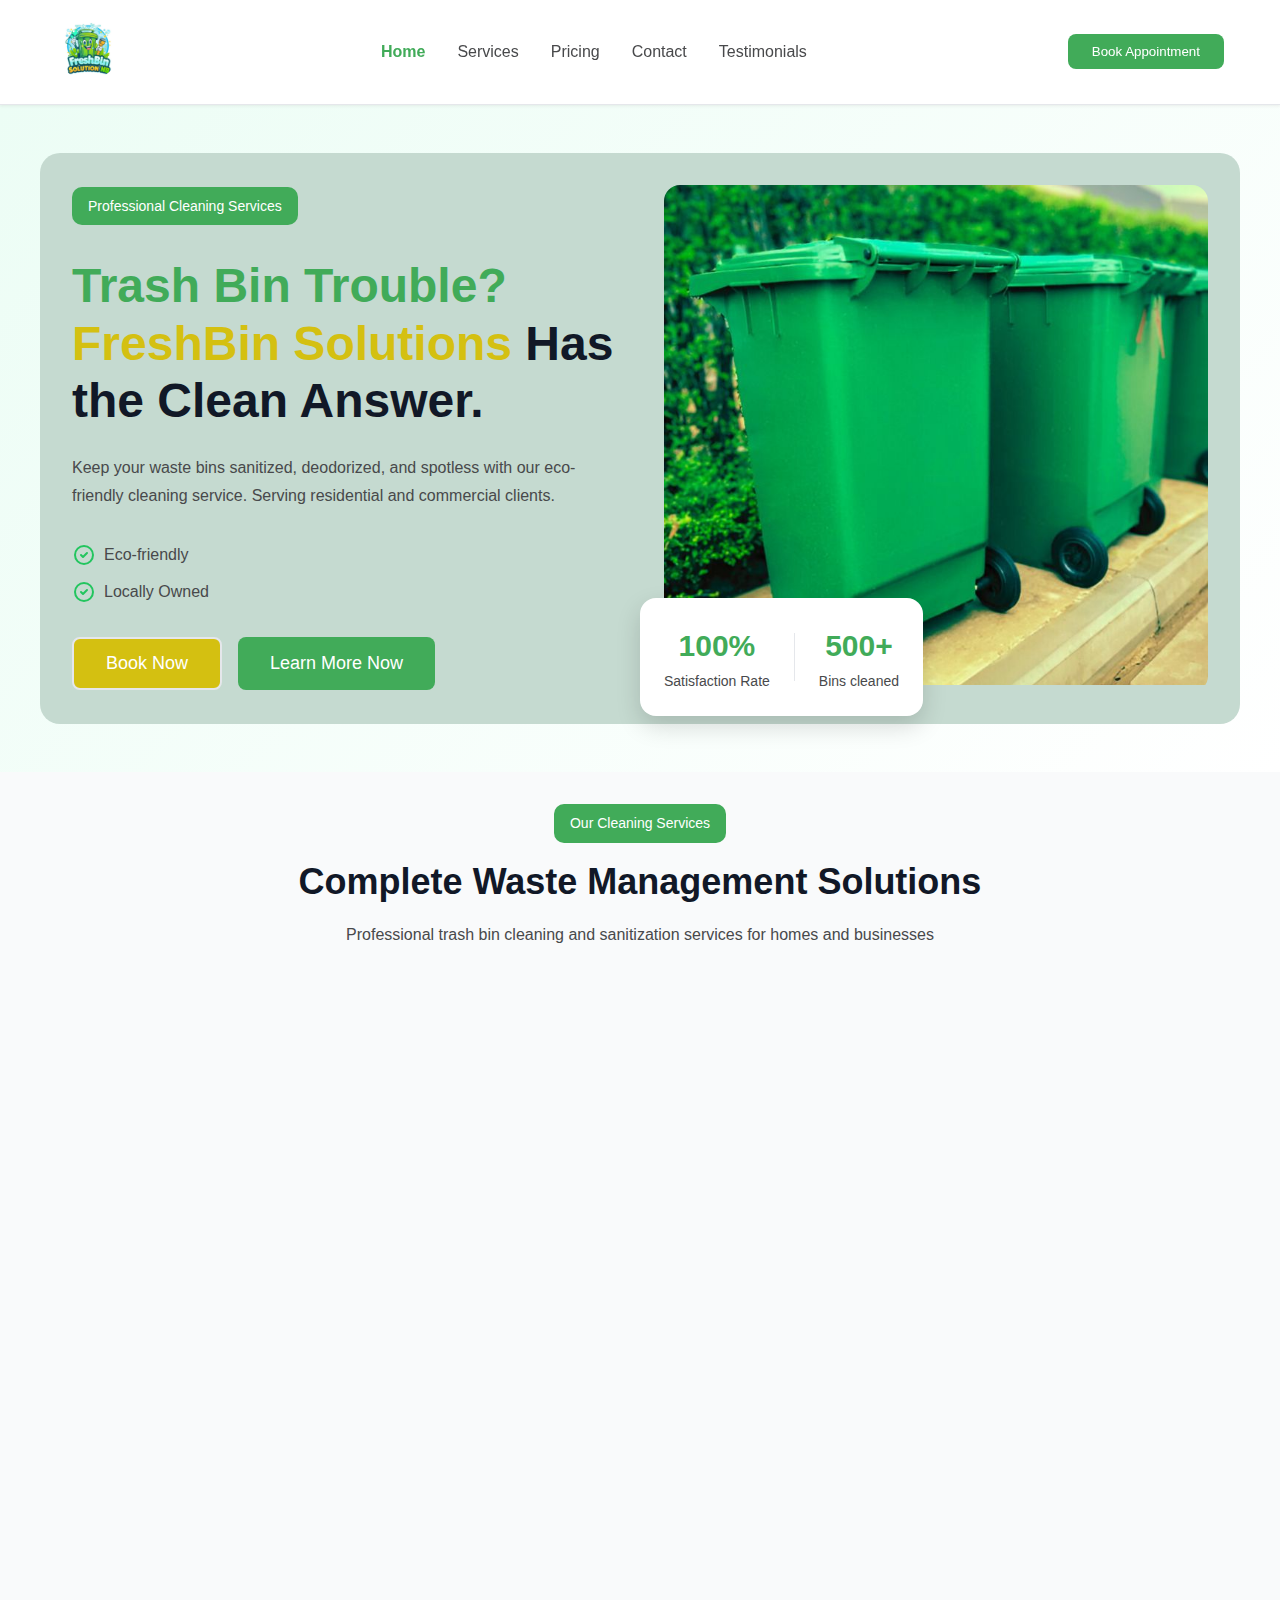
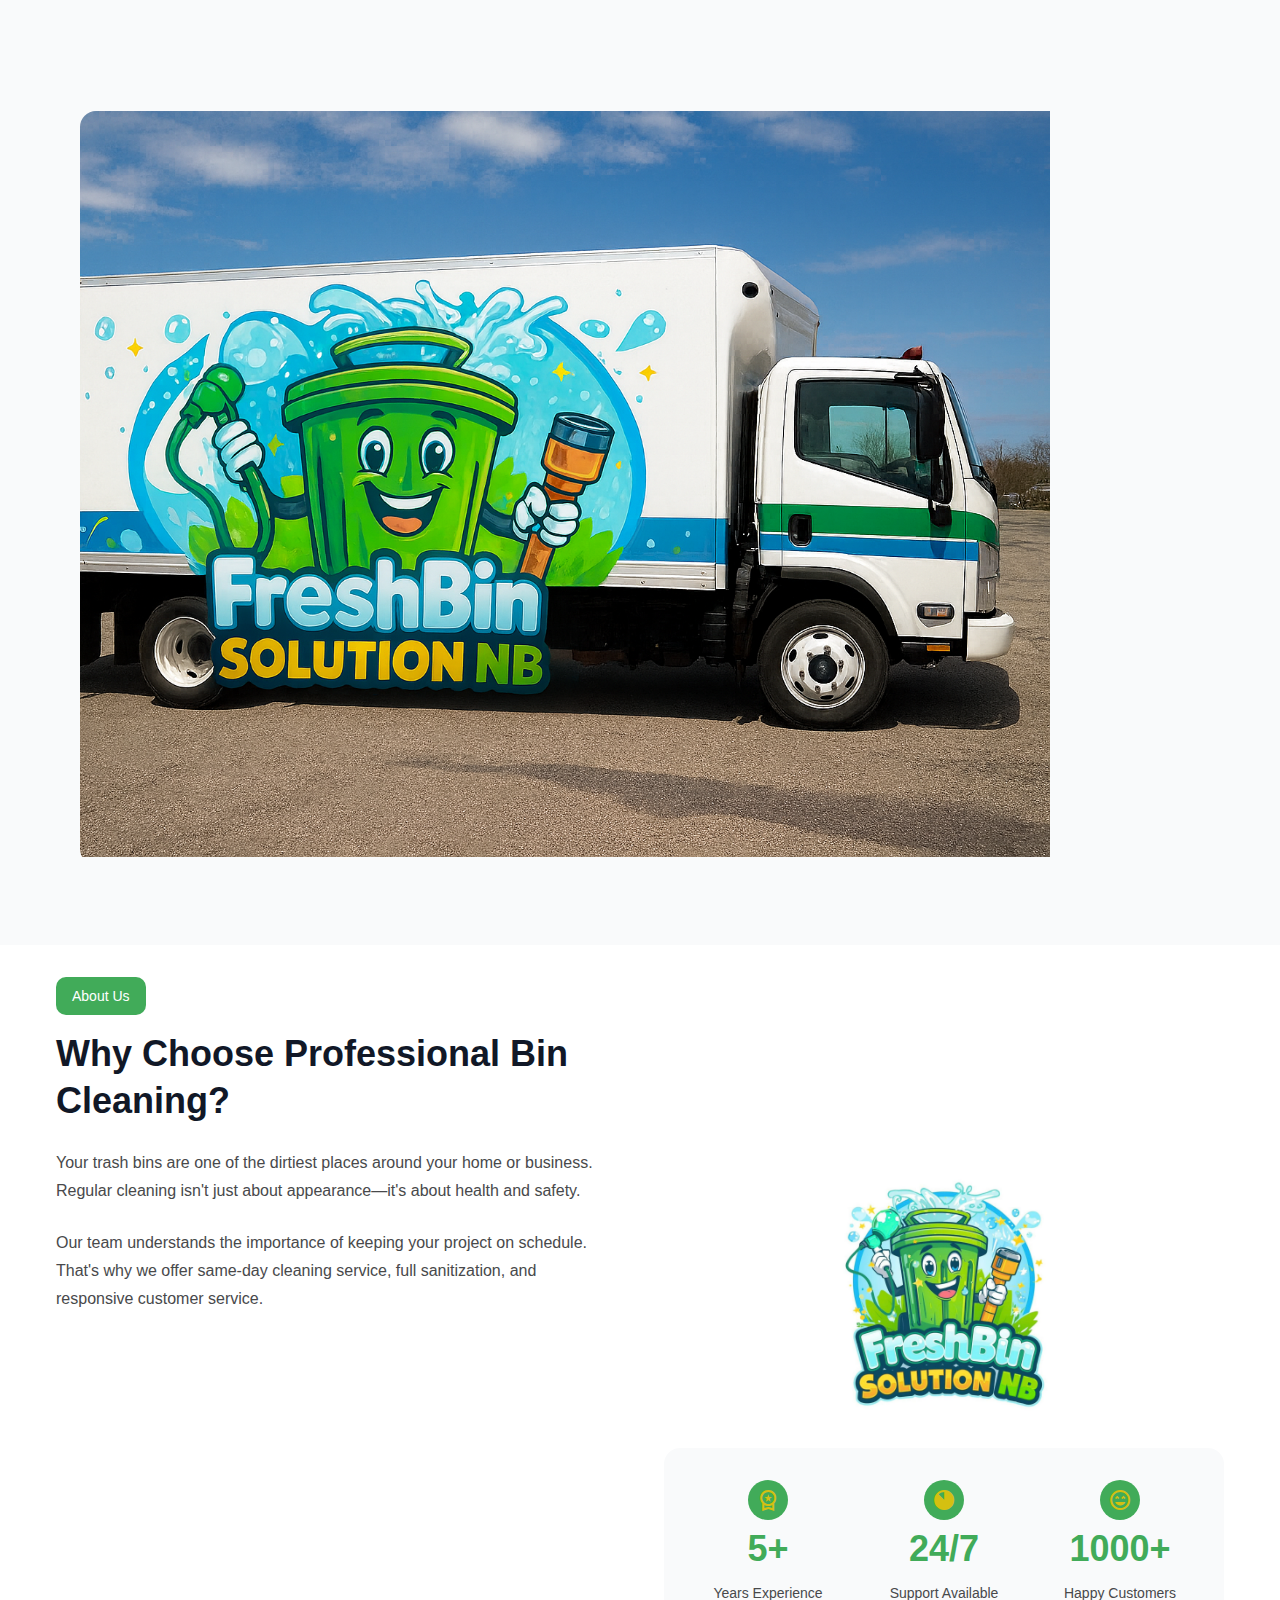
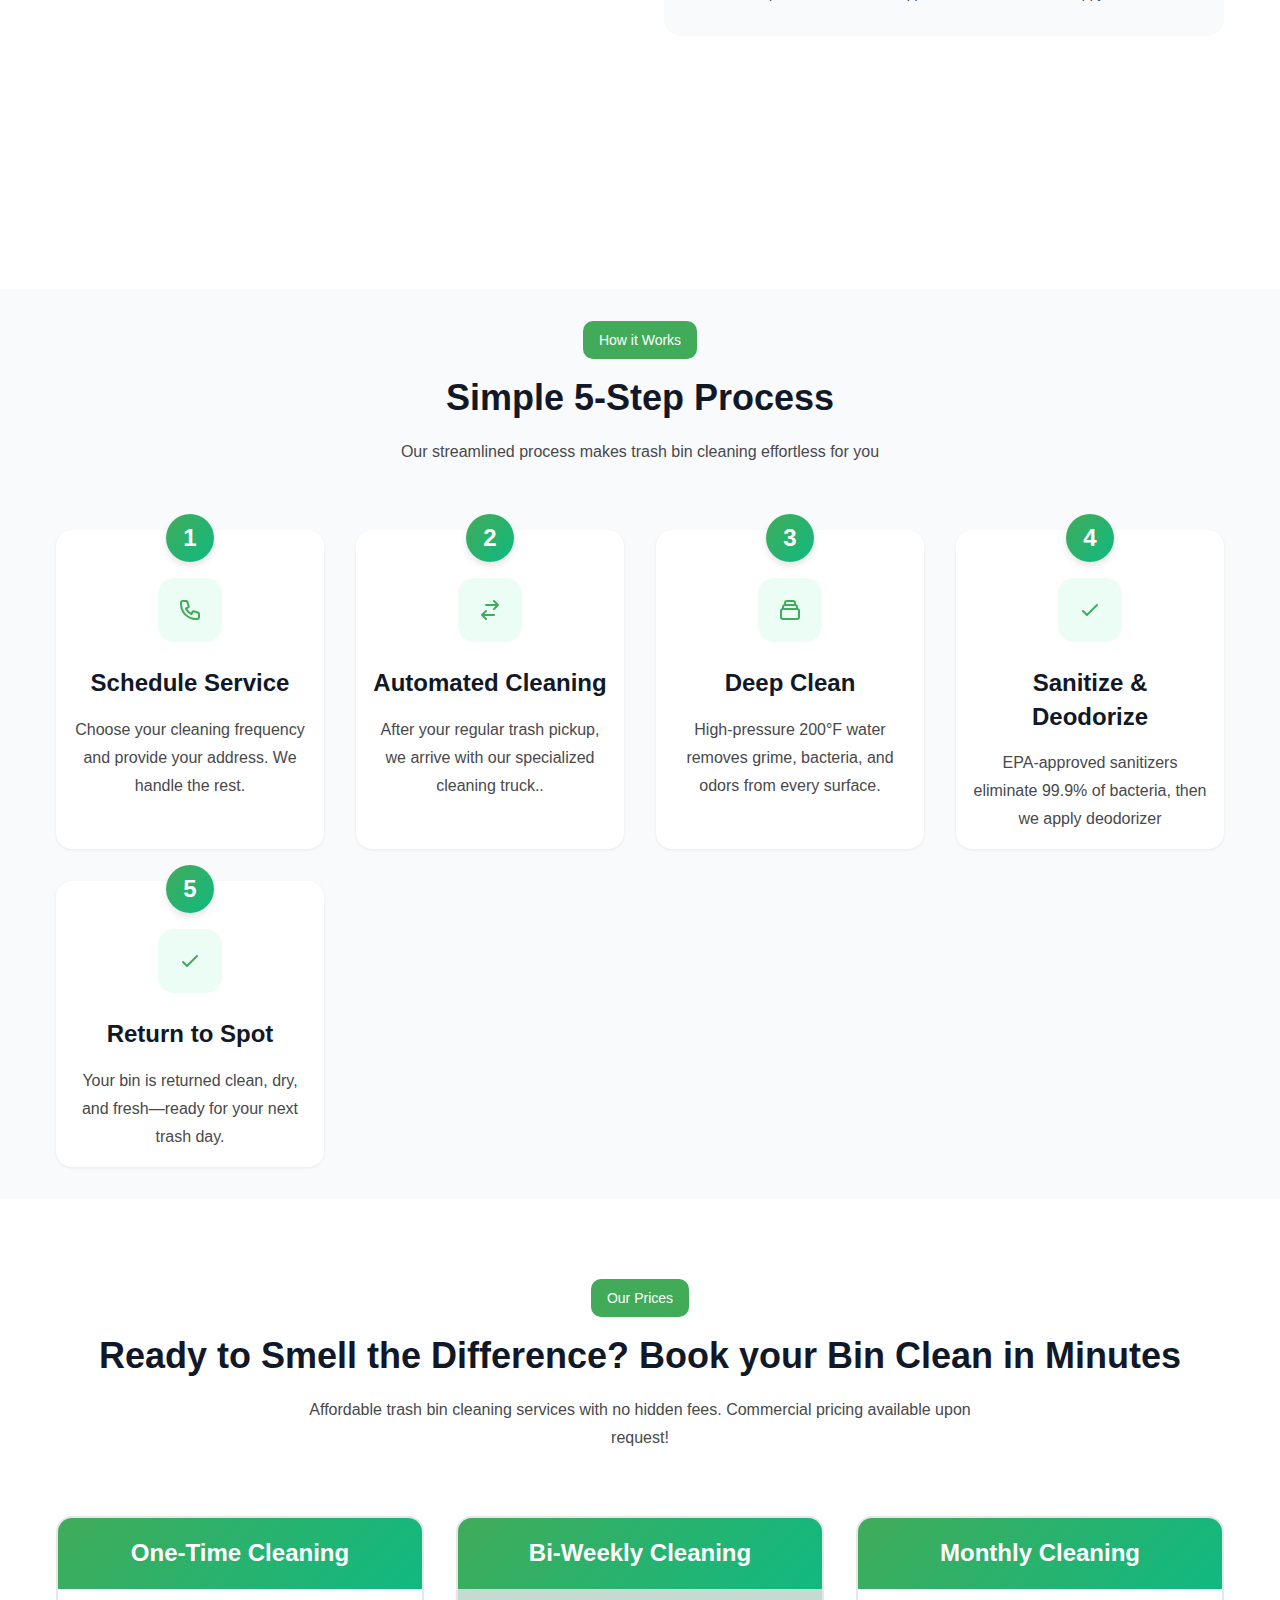
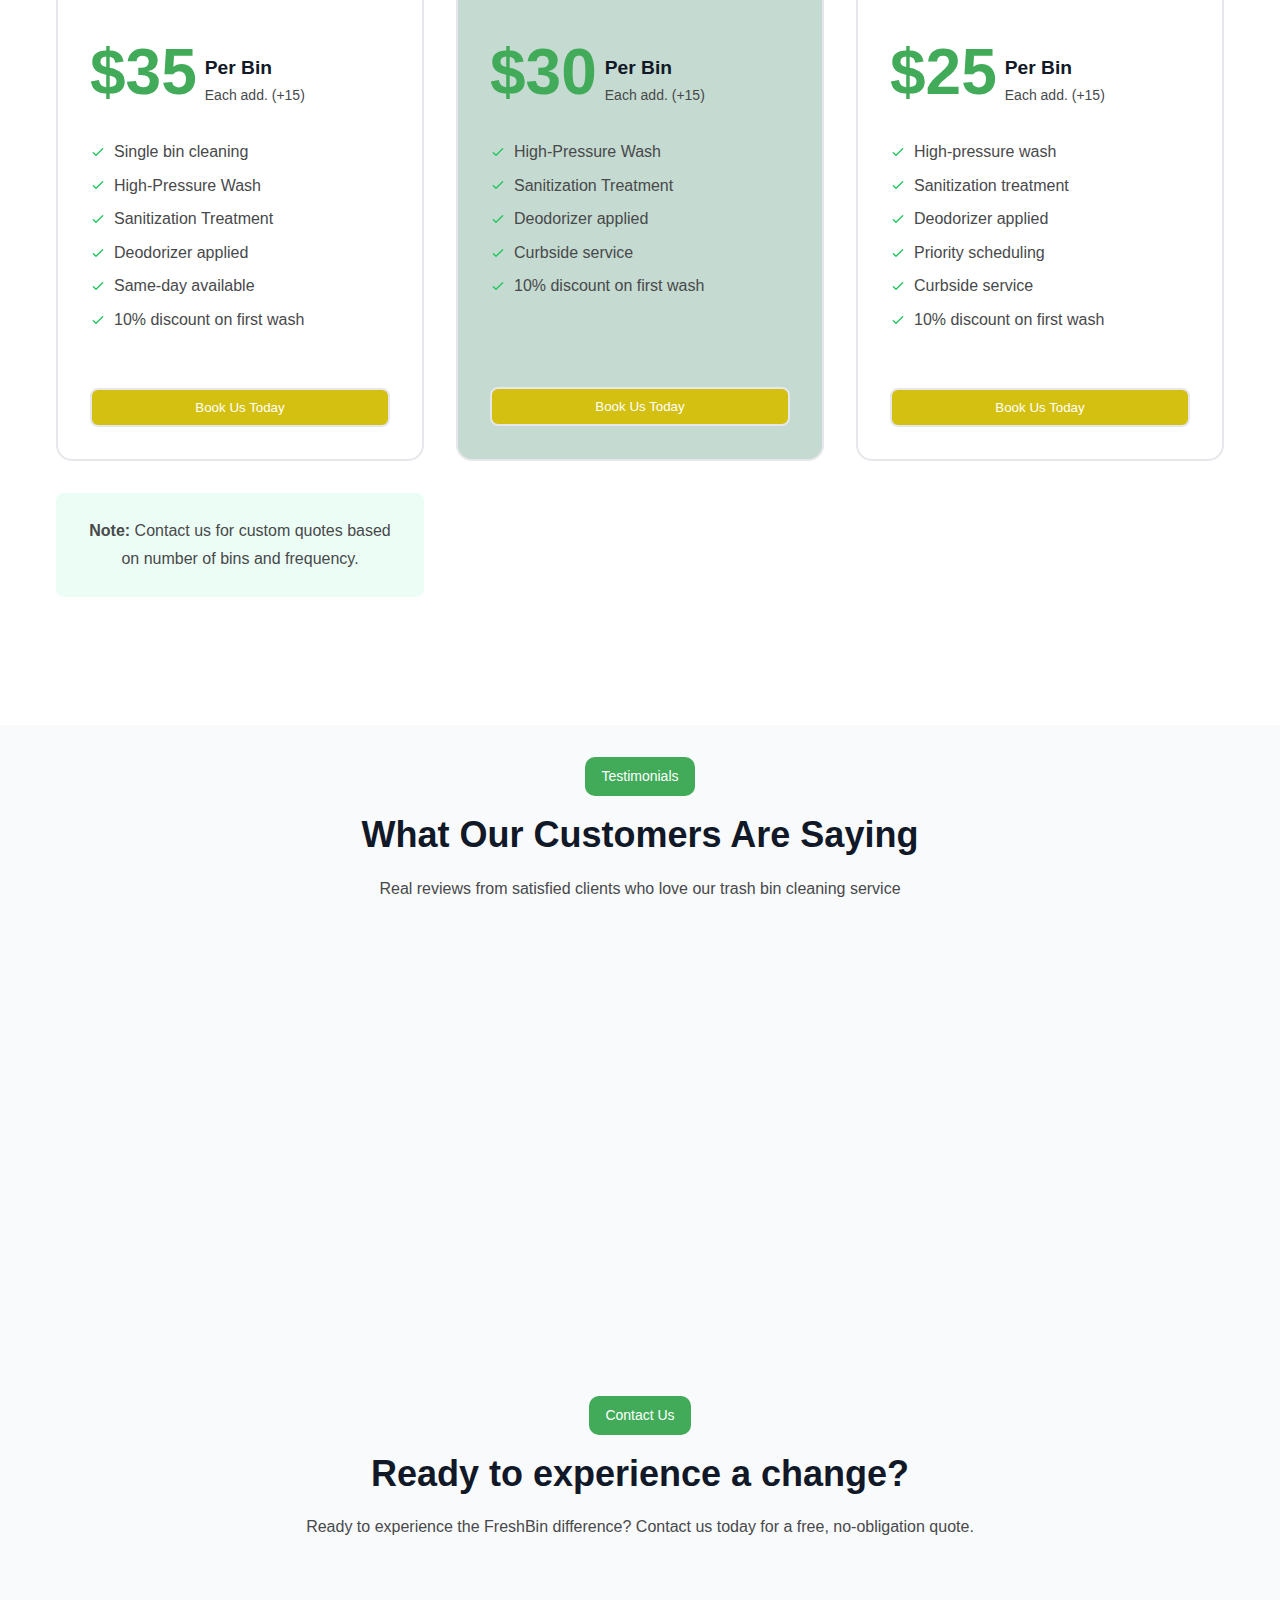
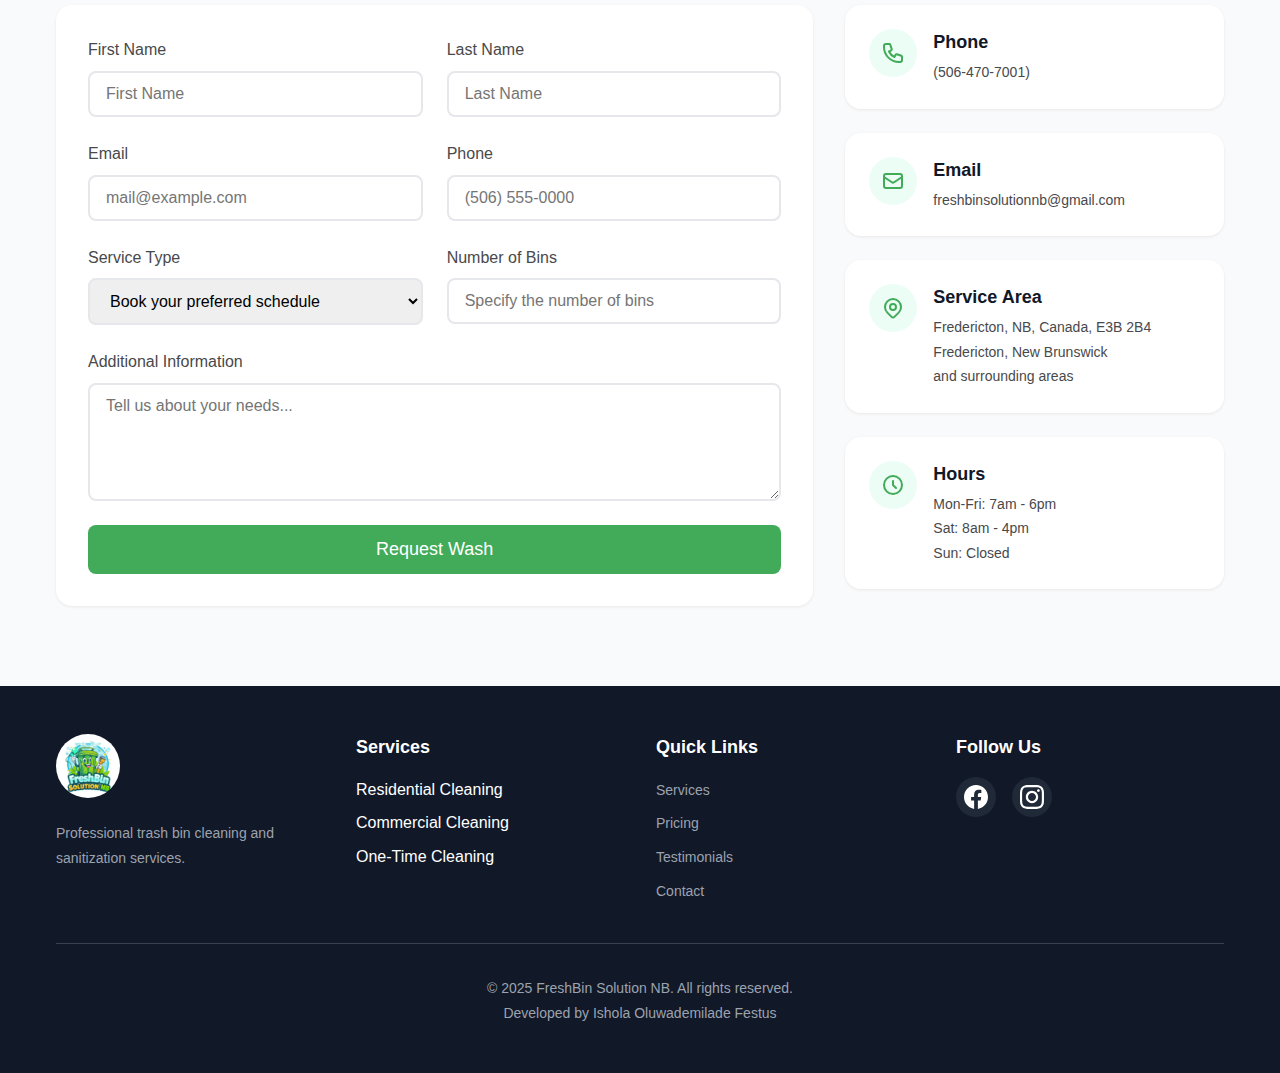
<file: index.html>
<!DOCTYPE html>
<html lang="en">
<head>
    <meta charset="UTF-8">
    <meta name="viewport" content="width=device-width, initial-scale=1.0">
    <title>FreshBin Solution NB - Waste Management</title>
    <link rel="stylesheet" href="styles.css">
    <link href="https://fonts.googleapis.com/css2?family=Material+Symbols+Outlined" rel="stylesheet">


</head>
<body>
    <!-- Header -->
    <header class="header">
        <div class="container">
            <div class="header-content">
                <div class="logo">
                    <img src="/src/Freshbin.png" alt="FreshBin Solution NB" class="logo-img">
                </div>
                
                <nav class="nav" id="nav">
                    <a href="index.html" class="nav-link active">Home</a>
                    <a href="services.html" class="nav-link">Services</a>
                    <a href="pricing.html" class="nav-link">Pricing</a>
                    <a href="contact.html" class="nav-link">Contact</a>
                    <a href="testimonials.html" class="nav-link">Testimonials</a>
                </nav>

                <div class="header-actions">
                    <button class="btn btn-primary"><a href="contact.html">Book Appointment</a></button>
                    <button class="mobile-menu-btn" id="mobileMenuBtn">
                        <svg class="icon" fill="none" stroke="currentColor" viewBox="0 0 24 24">
                            <path stroke-linecap="round" stroke-linejoin="round" stroke-width="2" d="M4 6h16M4 12h16M4 18h16"/>
                        </svg>
                    </button>
                </div>
            </div>
        </div>
    </header>

    <!-- Hero Section -->
    <section id="home" class="hero">
        <div id="container">
            <div class="hero-grid">
                <div class="hero-content">
                    <div class="badge">Professional Cleaning Services</div>
                    <h1><span id="first-span">Trash Bin Trouble?</span> <span id="second-span">FreshBin Solutions</span> Has the Clean Answer.</h1>
                    <p>Keep your waste bins sanitized, deodorized, and spotless with our eco-friendly cleaning service. Serving residential and commercial clients.</p>
                    
                    <div class="features-list">
                        <div class="feature-item">
                            <svg class="icon icon-check" fill="none" stroke="currentColor" viewBox="0 0 24 24">
                                <path stroke-linecap="round" stroke-linejoin="round" stroke-width="2" d="M9 12l2 2 4-4m6 2a9 9 0 11-18 0 9 9 0 0118 0z"/>
                            </svg>
                            <span>Eco-friendly</span>
                        </div>
                        <div class="feature-item">
                            <svg class="icon icon-check" fill="none" stroke="currentColor" viewBox="0 0 24 24">
                                <path stroke-linecap="round" stroke-linejoin="round" stroke-width="2" d="M9 12l2 2 4-4m6 2a9 9 0 11-18 0 9 9 0 0118 0z"/>
                            </svg>
                            <span>Locally Owned</span>
                        </div>
                    </div>

                    <div class="hero-buttons">
                        <button class="btn btn-outline btn-lg"><a href="contact.html">Book Now</a></button>
                        <button class="btn btn-primary btn-lg"><a href="services.html">Learn More Now</a></button>
                    </div>
                </div>

                <div class="hero-image-wrapper">
                    <div class="hero-image">
                        <img src="/src/Our trash bin cleaning service takes the hassle….jpg" alt="Waste bins and recycling">
                    </div>
                    
                    <div class="hero-stats">
                        <div class="stat">
                            <div class="stat-value">100%</div>
                            <div class="stat-label">Satisfaction Rate</div>
                        </div>
                        <div class="stat-divider"></div>
                        <div class="stat">
                            <div class="stat-value">500+</div>
                            <div class="stat-label">Bins cleaned</div>
                        </div>
                    </div>
                </div>
            </div>
        </div>
    </section>

    <!-- Services Section -->
    <section id="services" class="services">
        <div class="container">
            <div class="section-header">
                <div class="badge">Our Cleaning Services</div>
                <h2>Complete Waste Management Solutions</h2>
                <p>Professional trash bin cleaning and sanitization services for homes and businesses</p>
            </div>

            <div class="services-grid">
                <div class="service-card">
                    <div class="service-card-image">
                        <img src="/src/Heavy Duty Plastic Trash Bin 20L 30L 50L 80L 100L….jpg" alt="Waste bins and recycling">
                         <div class="service-icon">
                        <svg class="icon" fill="none" stroke="currentColor" viewBox="0 0 24 24">
                            <path stroke-linecap="round" stroke-linejoin="round" stroke-width="2" d="M3 12l2-2m0 0l7-7 7 7M5 10v10a1 1 0 001 1h3m10-11l2 2m-2-2v10a1 1 0 01-1 1h-3m-6 0a1 1 0 001-1v-4a1 1 0 011-1h2a1 1 0 011 1v4a1 1 0 001 1m-6 0h6"/>
                        </svg>
                    </div>
                    </div>
                    <div class="service-content">
                        <h3>Residential Cleaning</h3>
                        <p>Professional cleaning for household trash and recycling bins. Keep your home fresh and sanitary.</p>
                        <ul class="service-features">
                            <li><svg class="icon icon-small" fill="none" stroke="currentColor" viewBox="0 0 24 24"><path stroke-linecap="round" stroke-linejoin="round" stroke-width="2" d="M5 13l4 4L19 7"/></svg> Weekly or monthly service</li>
                            <li><svg class="icon icon-small" fill="none" stroke="currentColor" viewBox="0 0 24 24"><path stroke-linecap="round" stroke-linejoin="round" stroke-width="2" d="M5 13l4 4L19 7"/></svg> Curbside pickup</li>
                            <li><svg class="icon icon-small" fill="none" stroke="currentColor" viewBox="0 0 24 24"><path stroke-linecap="round" stroke-linejoin="round" stroke-width="2" d="M5 13l4 4L19 7"/></svg> No need to be home </li>
                        </ul>
                        <div class="service-button">
                            <button class="btn btn-primary"><a href="services.html">Learn More</a></button>
                        </div>
                    </div>
                </div>

                <div class="service-card">
                     <div class="service-card-image">
                        <img src="/src/GLOBAL GARBAGE MAN DAY - June 17, 2023 - National….jpg" alt="Waste bins and recycling">
                         <div class="service-icon">
                         <svg class="icon" fill="none" stroke="currentColor" viewBox="0 0 24 24">
                            <path stroke-linecap="round" stroke-linejoin="round" stroke-width="2" d="M19 21V5a2 2 0 00-2-2H7a2 2 0 00-2 2v16m14 0h2m-2 0h-5m-9 0H3m2 0h5M9 7h1m-1 4h1m4-4h1m-1 4h1m-5 10v-5a1 1 0 011-1h2a1 1 0 011 1v5m-4 0h4"/>
                        </svg>
                    </div>
                    </div>
                    
                    <div class="service-content">
                        <h3>Commercial Cleaning</h3>
                        <p>Comprehensive bin cleaning for businesses, restaurants, and multi-unit properties.</p>
                        <ul class="service-features">
                            <li><svg class="icon icon-small" fill="none" stroke="currentColor" viewBox="0 0 24 24"><path stroke-linecap="round" stroke-linejoin="round" stroke-width="2" d="M5 13l4 4L19 7"/></svg> Custom schedules </li>
                            <li><svg class="icon icon-small" fill="none" stroke="currentColor" viewBox="0 0 24 24"><path stroke-linecap="round" stroke-linejoin="round" stroke-width="2" d="M5 13l4 4L19 7"/></svg> Multiple bins </li>
                            <li><svg class="icon icon-small" fill="none" stroke="currentColor" viewBox="0 0 24 24"><path stroke-linecap="round" stroke-linejoin="round" stroke-width="2" d="M5 13l4 4L19 7"/></svg> Compliance ready </li>
                        </ul>
                          <div class="service-button">
                            <button class="btn btn-primary"><a href="services.html">Learn More</a></button>
                        </div>
                    </div>
                </div>

                <div class="service-card">
                     <div class="service-card-image">
                        <img src="/src/mayor of new york announcing the city will now use….jpg" alt="Waste bins and recycling">
                         <div class="service-icon">
                         <svg class="icon" fill="none" stroke="currentColor" viewBox="0 0 24 24">
                            <path stroke-linecap="round" stroke-linejoin="round" stroke-width="2" d="M4 4v5h.582m15.356 2A8.001 8.001 0 004.582 9m0 0H9m11 11v-5h-.581m0 0a8.003 8.003 0 01-15.357-2m15.357 2H15"/>
                        </svg>
                    </div>
                    </div>
                
                    <div class="service-content">
                        <h3>One-Time Cleaning</h3>
                        <p>Moving out? Special event? We offer one-time deep cleaning services.</p>
                        <ul class="service-features">
                            <li><svg class="icon icon-small" fill="none" stroke="currentColor" viewBox="0 0 24 24"><path stroke-linecap="round" stroke-linejoin="round" stroke-width="2" d="M5 13l4 4L19 7"/></svg> Same-day available</li>
                            <li><svg class="icon icon-small" fill="none" stroke="currentColor" viewBox="0 0 24 24"><path stroke-linecap="round" stroke-linejoin="round" stroke-width="2" d="M5 13l4 4L19 7"/></svg> No contract needed</li>
                            <li><svg class="icon icon-small" fill="none" stroke="currentColor" viewBox="0 0 24 24"><path stroke-linecap="round" stroke-linejoin="round" stroke-width="2" d="M5 13l4 4L19 7"/></svg> Full sanitization </li>
                        </ul>
                          <div class="service-button">
                            <button class="btn btn-primary"><a href="services.html">Learn More</a></button>
                        </div>
                    </div>
                </div>
            </div>
        </div>
    </section>

    <section class="truck-container">
        <div class="truck-image">
            <img src="/src/FreshBin Truck with Vibrant Graphic Design.png" alt="Garbage truck">
    </section>


 <!-- About Section -->
    <section id="about" class="about">
        <div class="container">
            <div class="about-grid">
 <div class="about-content">
                    <div class="badge">About Us</div>
                    <h2>Why Choose Professional Bin Cleaning?</h2>
                    <p>Your trash bins are one of the dirtiest places around your home or business. Regular cleaning isn't just about appearance—it's about health and safety.</p>
                    <p>Our team understands the importance of keeping your project on schedule. That's why we offer same-day cleaning service, full sanitization, and responsive customer service.</p>

                    <div class="about-features">
                        <div class="about-feature">
                            <div class="about-feature-icon">
                                <svg class="icon" fill="none" stroke="currentColor" viewBox="0 0 24 24">
                                    <path stroke-linecap="round" stroke-linejoin="round" stroke-width="2" d="M9 12l2 2 4-4m5.618-4.016A11.955 11.955 0 0112 2.944a11.955 11.955 0 01-8.618 3.04A12.02 12.02 0 003 9c0 5.591 3.824 10.29 9 11.622 5.176-1.332 9-6.03 9-11.622 0-1.042-.133-2.052-.382-3.016z"/>
                                </svg>
                            </div>

                            <div>
                                <h4>Health & Safety</h4>
                                <p>Eliminate harmful bacteria, viruses, and pests that breed in dirty bins</p>
                            </div>
                        </div>
                        
                        <div class="about-feature">
                            <div class="about-feature-icon">
                                <svg class="icon" fill="none" stroke="currentColor" viewBox="0 0 24 24">
                                    <path stroke-linecap="round" stroke-linejoin="round" stroke-width="2" d="M3.055 11H5a2 2 0 012 2v1a2 2 0 002 2 2 2 0 012 2v2.945M8 3.935V5.5A2.5 2.5 0 0010.5 8h.5a2 2 0 012 2 2 2 0 104 0 2 2 0 012-2h1.064M15 20.488V18a2 2 0 012-2h3.064M21 12a9 9 0 11-18 0 9 9 0 0118 0z"/>
                                </svg>
                            </div>
                            <div>
                                <h4>Eco-Friendly</h4>
                                <p>Biodegradable cleaners and water reclamation system protect the environment.</p>
                            </div>
                        </div>

                         <div class="about-feature">
                            <div class="about-feature-icon">
                                <span class="material-symbols-outlined">relax</span>
                            </div>
                            <div>
                                <h4>Convenient</h4>
                                <p>We clean your bins on your regular trash pickup day. No extra effort needed</p>
                            </div>
                        </div>

                         <div class="about-feature">
                            <div class="about-feature-icon">
                                <span class="material-symbols-outlined">air_freshener</span>
                            </div>
                            <div>
                                <h4>Odor Free</h4>
                                <p>Professional deodorizing treatment keeps your bins smelling fresh all month</p>
                            </div>
                        </div>
                    </div>
                </div>

                <div class="about-second-grid">
                <div class="about-image">
                    <img src="/src/Freshbin.png" alt="Recycling and sustainability">
                    </div>
                     <div class="stats-inline">
                        <div class="stat-inline">
                            <span class="material-symbols-outlined stat-icon">
                            workspace_premium
                            </span>
                            <div class="stat-inline-value">5+</div>
                            <div class="stat-inline-label">Years Experience</div>
                        </div>
                        <div class="stat-inline">
                           <span class="material-symbols-outlined stat-icon">
                            clock_loader_90
                            </span>
                            <div class="stat-inline-value">24/7</div>
                            <div class="stat-inline-label">Support Available</div>
                        </div>
                        <div class="stat-inline">
                            <span class="material-symbols-outlined stat-icon">
                            sentiment_very_satisfied
                            </span>
                            <div class="stat-inline-value">1000+</div>
                            <div class="stat-inline-label">Happy Customers</div>
                        </div>
                    </div>
                </div>
            </div>
        </div>
    </section>

    <!-- How It Works Section -->
    <section class="how-it-works">
        <div class="container">
            <div class="section-header">
                <div class="badge">How it Works</div>
                <h2>Simple 5-Step Process</h2>
                <p>Our streamlined process makes trash bin cleaning effortless for you</p>
            </div>

            <div class="steps-grid">
                <div class="step-card">
                    <div class="step-number">1</div>
                    <div class="step-icon">
                        <svg class="icon" fill="none" stroke="currentColor" viewBox="0 0 24 24">
                            <path stroke-linecap="round" stroke-linejoin="round" stroke-width="2" d="M3 5a2 2 0 012-2h3.28a1 1 0 01.948.684l1.498 4.493a1 1 0 01-.502 1.21l-2.257 1.13a11.042 11.042 0 005.516 5.516l1.13-2.257a1 1 0 011.21-.502l4.493 1.498a1 1 0 01.684.949V19a2 2 0 01-2 2h-1C9.716 21 3 14.284 3 6V5z"/>
                        </svg>
                    </div>
                    <h3>Schedule Service</h3>
                    <p>Choose your cleaning frequency and provide your address. We handle the rest.</p>
                </div>

                <div class="step-card">
                    <div class="step-number">2</div>
                    <div class="step-icon">
                        <svg class="icon" fill="none" stroke="currentColor" viewBox="0 0 24 24">
                            <path stroke-linecap="round" stroke-linejoin="round" stroke-width="2" d="M8 7h12m0 0l-4-4m4 4l-4 4m0 6H4m0 0l4 4m-4-4l4-4"/>
                        </svg>
                    </div>
                    <h3>Automated Cleaning</h3>
                    <p>After your regular trash pickup, we arrive with our specialized cleaning truck..</p>
                </div>

                <div class="step-card">
                    <div class="step-number">3</div>
                    <div class="step-icon">
                        <svg class="icon" fill="none" stroke="currentColor" viewBox="0 0 24 24">
                            <path stroke-linecap="round" stroke-linejoin="round" stroke-width="2" d="M19 11H5m14 0a2 2 0 012 2v6a2 2 0 01-2 2H5a2 2 0 01-2-2v-6a2 2 0 012-2m14 0V9a2 2 0 00-2-2M5 11V9a2 2 0 012-2m0 0V5a2 2 0 012-2h6a2 2 0 012 2v2M7 7h10"/>
                        </svg>
                    </div>
                    <h3>Deep Clean</h3>
                    <p>High-pressure 200°F water removes grime, bacteria, and odors from every surface.</p>
                </div>

                <div class="step-card">
                    <div class="step-number">4</div>
                    <div class="step-icon">
                        <svg class="icon" fill="none" stroke="currentColor" viewBox="0 0 24 24">
                            <path stroke-linecap="round" stroke-linejoin="round" stroke-width="2" d="M5 13l4 4L19 7"/>
                        </svg>
                    </div>
                    <h3>Sanitize & Deodorize</h3>
                    <p>EPA-approved sanitizers eliminate 99.9% of bacteria, then we apply deodorizer</p>
                </div>

                <div class="step-card">
                    <div class="step-number">5</div>
                    <div class="step-icon">
                        <svg class="icon" fill="none" stroke="currentColor" viewBox="0 0 24 24">
                            <path stroke-linecap="round" stroke-linejoin="round" stroke-width="2" d="M5 13l4 4L19 7"/>
                        </svg>
                    </div>
                    <h3>Return to Spot</h3>
                    <p>Your bin is returned clean, dry, and fresh—ready for your next trash day.</p>
                </div>
            </div>
        </div>
    </section>


    <!-- Bins Section -->
    <section id="bins" class="bins">
        <div class="container">
            <div class="section-header">
                <div class="badge">Our Prices</div>
                <h2>Ready to Smell the Difference? Book your Bin Clean in Minutes</h2>
                <p>Affordable trash bin cleaning services with no hidden fees. Commercial pricing available upon request!</p>
            </div>

            <div class="bins-grid">
                <div class="bin-card">
                    <div class="bin-size">One-Time Cleaning</div>
                    <div class="bin-content">
                        <div class="bin-price">$35<span><h5>Per Bin</h5><p>Each add. (+15)</p></span></div>
                       <ul class="service-features">
                            <li><svg class="icon icon-small" fill="none" stroke="currentColor" viewBox="0 0 24 24"><path stroke-linecap="round" stroke-linejoin="round" stroke-width="2" d="M5 13l4 4L19 7"/></svg> Single bin cleaning</li>
                            <li><svg class="icon icon-small" fill="none" stroke="currentColor" viewBox="0 0 24 24"><path stroke-linecap="round" stroke-linejoin="round" stroke-width="2" d="M5 13l4 4L19 7"/></svg> High-Pressure Wash</li>
                            <li><svg class="icon icon-small" fill="none" stroke="currentColor" viewBox="0 0 24 24"><path stroke-linecap="round" stroke-linejoin="round" stroke-width="2" d="M5 13l4 4L19 7"/></svg>Sanitization Treatment</li>
                            <li><svg class="icon icon-small" fill="none" stroke="currentColor" viewBox="0 0 24 24"><path stroke-linecap="round" stroke-linejoin="round" stroke-width="2" d="M5 13l4 4L19 7"/></svg>Deodorizer applied</li>
                            <li><svg class="icon icon-small" fill="none" stroke="currentColor" viewBox="0 0 24 24"><path stroke-linecap="round" stroke-linejoin="round" stroke-width="2" d="M5 13l4 4L19 7"/></svg>Same-day available</li>
                            <li><svg class="icon icon-small" fill="none" stroke="currentColor" viewBox="0 0 24 24"><path stroke-linecap="round" stroke-linejoin="round" stroke-width="2" d="M5 13l4 4L19 7"/></svg>10% discount on first wash</li>
                        </ul>
                        <button class="btn btn-outline btn-full price-btn"><a href="contact.html">Book Us Today</a></button>
                    </div>
                </div>

                <div class="bin-card" id="special-card">
                    <div class="bin-size">Bi-Weekly Cleaning</div>
                    <div class="bin-content">
                        <div class="bin-price">$30<span><h5>Per Bin</h5><p>Each add. (+15)</p></span></div>
                       <ul class="service-features">
                            <li><svg class="icon icon-small" fill="none" stroke="currentColor" viewBox="0 0 24 24"><path stroke-linecap="round" stroke-linejoin="round" stroke-width="2" d="M5 13l4 4L19 7"/></svg> High-Pressure Wash</li>
                            <li><svg class="icon icon-small" fill="none" stroke="currentColor" viewBox="0 0 24 24"><path stroke-linecap="round" stroke-linejoin="round" stroke-width="2" d="M5 13l4 4L19 7"/></svg>Sanitization Treatment</li>
                            <li><svg class="icon icon-small" fill="none" stroke="currentColor" viewBox="0 0 24 24"><path stroke-linecap="round" stroke-linejoin="round" stroke-width="2" d="M5 13l4 4L19 7"/></svg>Deodorizer applied</li>
                            <li><svg class="icon icon-small" fill="none" stroke="currentColor" viewBox="0 0 24 24"><path stroke-linecap="round" stroke-linejoin="round" stroke-width="2" d="M5 13l4 4L19 7"/></svg>Curbside service</li>
                            <li><svg class="icon icon-small" fill="none" stroke="currentColor" viewBox="0 0 24 24"><path stroke-linecap="round" stroke-linejoin="round" stroke-width="2" d="M5 13l4 4L19 7"/></svg>10% discount on first wash</li>
                        </ul>
                        <button class="btn btn-outline btn-full price-btn"><a href="contact.html">Book Us Today</a></button>
                    </div>
                </div>

                <div class="bin-card">
                    <div class="bin-size">Monthly Cleaning</div>
                    <div class="bin-content">
                        <div class="bin-price">$25<span><h5>Per Bin</h5><p>Each add. (+15)</p></span></div>
                       <ul class="service-features">
                            <li><svg class="icon icon-small" fill="none" stroke="currentColor" viewBox="0 0 24 24"><path stroke-linecap="round" stroke-linejoin="round" stroke-width="2" d="M5 13l4 4L19 7"/></svg> High-pressure wash</li>
                            <li><svg class="icon icon-small" fill="none" stroke="currentColor" viewBox="0 0 24 24"><path stroke-linecap="round" stroke-linejoin="round" stroke-width="2" d="M5 13l4 4L19 7"/></svg> Sanitization treatment</li>
                            <li><svg class="icon icon-small" fill="none" stroke="currentColor" viewBox="0 0 24 24"><path stroke-linecap="round" stroke-linejoin="round" stroke-width="2" d="M5 13l4 4L19 7"/></svg>Deodorizer applied</li>
                            <li><svg class="icon icon-small" fill="none" stroke="currentColor" viewBox="0 0 24 24"><path stroke-linecap="round" stroke-linejoin="round" stroke-width="2" d="M5 13l4 4L19 7"/></svg>Priority scheduling</li>
                            <li><svg class="icon icon-small" fill="none" stroke="currentColor" viewBox="0 0 24 24"><path stroke-linecap="round" stroke-linejoin="round" stroke-width="2" d="M5 13l4 4L19 7"/></svg>Curbside service</li>
                            <li><svg class="icon icon-small" fill="none" stroke="currentColor" viewBox="0 0 24 24"><path stroke-linecap="round" stroke-linejoin="round" stroke-width="2" d="M5 13l4 4L19 7"/></svg>10% discount on first wash</li>
                        </ul>
                        <button class="btn btn-outline btn-full price-btn"><a href="contact.html">Book Us Today</a></button>
                    </div>
                </div>

            <div class="bin-note">
                <p><strong>Note:</strong> Contact us for custom quotes based on number of bins and frequency.</p>
            </div>
        </div>
    </section>

<section class="testimonials">
        <div class="container">
            <div class="section-header">
                <div class="badge">Testimonials</div>
                <h2>What Our Customers Are Saying</h2>
                <p>Real reviews from satisfied clients who love our trash bin cleaning service</p>
            </div>

            <div class="testimonials-grid">
                <div class="testimonial-card">
                    <div class="stars">
                    <span class="material-symbols-outlined">star</span><span class="material-symbols-outlined">star</span><span class="material-symbols-outlined">star</span><span class="material-symbols-outlined">star</span><span class="material-symbols-outlined">star</span>
                    </div>
                    <p>"<i>I never realized how dirty my trash bins were until FreshBin cleaned them! The difference is incredible. No more awful smells in my garage. Highly recommend!"</i></p>
                    <div class="testimonial-author">- Samuel .O</div>
                </div>

                <div class="testimonial-card">
                    <div class="stars">
                    <span class="material-symbols-outlined">star</span><span class="material-symbols-outlined ">star</span><span class="material-symbols-outlined">star</span><span class="material-symbols-outlined">star</span><span class="material-symbols-outlined">star</span>
                    </div>
                    <p>"<i>As a restaurant owner, keeping our dumpsters clean is essential. FreshBin Solution does an amazing job and their service is so convenient. Worth every penny.</i>"</p>
                    <div class="testimonial-author">- Theophilus T.</div>
                </div>

                <div class="testimonial-card">
                    <div class="stars">
                    <span class="material-symbols-outlined">star</span><span class="material-symbols-outlined">star</span><span class="material-symbols-outlined">star</span><span class="material-symbols-outlined">star</span><span class="material-symbols-outlined">star</span>
                    </div>
                    <p>"<i>I was skeptical at first, but after one cleaning I was sold. They eliminated the maggots and smell problem we had every summer. Great service!</i>"</p>
                    <div class="testimonial-author">- Eniola O.</div>
                </div>
            </div>
        </div>
    </section>

    <!-- Contact Section -->
    <section id="contact" class="contact">
        <div class="container">
            <div class="section-header">
                <div class="badge">Contact Us</div>
                <h2>Ready to experience a change?</h2>
                <p>Ready to experience the FreshBin difference? Contact us today for a free, no-obligation quote.</p>
            </div>

            <div class="contact-grid">
                <div class="contact-form-wrapper">
                    <form class="contact-form" id="contactForm" action="send.php" method="POST">
                        <div class="form-row">
                            <div class="form-group">
                                <label>First Name</label>
                                <input type="text" name="first_name" placeholder="First Name" required>
                            </div>
                            <div class="form-group">
                                <label>Last Name</label>
                                <input type="text" name="last_name" placeholder="Last Name" required>
                            </div>
                        </div>

                        <div class="form-row">
                            <div class="form-group">
                                <label>Email</label>
                                <input type="email" name="email" placeholder="mail@example.com" required>
                            </div>
                            <div class="form-group">
                                <label>Phone</label>
                                <input type="tel" name="phone" placeholder="(506) 555-0000" required>
                            </div>
                        </div>

                        <div class="form-row">
                            <div class="form-group">
                                <label>Service Type</label>
                                <select name="service_type" required>
                                    <option value="">Book your preferred schedule</option>
                                    <option value="10">One-Time Cleaning</option>
                                    <option value="20">Bi-Weekly Cleaning</option>
                                    <option value="30">Monthly Cleaning</option>
                                    <option value="custom">Not Sure - Need Help</option>
                                </select>
                            </div>
                            <div class="form-group">
                                <label>Number of Bins</label>
                                <input type="number" name="number_of_bins" placeholder="Specify the number of bins" required>
                            </div>
                        </div>

                        <div class="form-group">
                            <label>Additional Information</label>
                            <textarea name="additional_info" placeholder="Tell us about your needs..." rows="5" required></textarea>
                        </div>

                        <button type="submit" class="btn btn-primary btn-lg btn-full">Request Wash</button>
                    </form>
                </div>

                <div class="contact-info">
                    <div class="contact-card">
                        <div class="contact-card-icon">
                            <svg class="icon" fill="none" stroke="currentColor" viewBox="0 0 24 24">
                                <path stroke-linecap="round" stroke-linejoin="round" stroke-width="2" d="M3 5a2 2 0 012-2h3.28a1 1 0 01.948.684l1.498 4.493a1 1 0 01-.502 1.21l-2.257 1.13a11.042 11.042 0 005.516 5.516l1.13-2.257a1 1 0 011.21-.502l4.493 1.498a1 1 0 01.684.949V19a2 2 0 01-2 2h-1C9.716 21 3 14.284 3 6V5z"/>
                            </svg>
                        </div>
                        <div>
                            <h4>Phone</h4>
                            <p>(506-470-7001)</p>
                        </div>
                    </div>

                    <div class="contact-card">
                        <div class="contact-card-icon">
                            <svg class="icon" fill="none" stroke="currentColor" viewBox="0 0 24 24">
                                <path stroke-linecap="round" stroke-linejoin="round" stroke-width="2" d="M3 8l7.89 5.26a2 2 0 002.22 0L21 8M5 19h14a2 2 0 002-2V7a2 2 0 00-2-2H5a2 2 0 00-2 2v10a2 2 0 002 2z"/>
                            </svg>
                        </div>
                        <div>
                            <h4>Email</h4>
                            <p>freshbinsolutionnb@gmail.com</p>
                        </div>
                    </div>

                    <div class="contact-card">
                        <div class="contact-card-icon">
                            <svg class="icon" fill="none" stroke="currentColor" viewBox="0 0 24 24">
                                <path stroke-linecap="round" stroke-linejoin="round" stroke-width="2" d="M17.657 16.657L13.414 20.9a1.998 1.998 0 01-2.827 0l-4.244-4.243a8 8 0 1111.314 0z"/>
                                <path stroke-linecap="round" stroke-linejoin="round" stroke-width="2" d="M15 11a3 3 0 11-6 0 3 3 0 016 0z"/>
                            </svg>
                        </div>
                        <div>
                            <h4>Service Area</h4>
                            <p>Fredericton, NB, Canada, E3B 2B4<br>Fredericton, New Brunswick<br>and surrounding areas</p>
                        </div>
                    </div>

                    <div class="contact-card">
                        <div class="contact-card-icon">
                            <svg class="icon" fill="none" stroke="currentColor" viewBox="0 0 24 24">
                                <path stroke-linecap="round" stroke-linejoin="round" stroke-width="2" d="M12 8v4l3 3m6-3a9 9 0 11-18 0 9 9 0 0118 0z"/>
                            </svg>
                        </div>
                        <div>
                            <h4>Hours</h4>
                            <p>Mon-Fri: 7am - 6pm<br>Sat: 8am - 4pm<br>Sun: Closed</p>
                        </div>
                    </div>
                </div>
            </div>
        </div>
    </section>

    <!-- Footer -->
    <footer class="footer">
        <div class="container">
            <div class="footer-grid">
                <div class="footer-col">
                    <div class="footer-logo">
                        <img src="/src/Freshbin.png" alt="FreshBin Solution NB" class="logo-img">
                    </div>
                    <p>Professional trash bin cleaning and sanitization services.</p>
                </div>

                <div class="footer-col">
                    <h4>Services</h4>
                    <ul>
                        <li>Residential Cleaning</li>
                        <li>Commercial Cleaning</li>
                        <li>One-Time Cleaning</li>
                    </ul>
                </div>

                <div class="footer-col">
                    <h4>Quick Links</h4>
                    <ul>
                        <li><a href="services.html">Services</a></li>
                        <li><a href="pricing.html">Pricing</a></li>
                        <li><a href="testimonials.html">Testimonials</a></li>
                        <li><a href="contact.html">Contact</a></li>
                    </ul>
                </div>

                <div class="footer-col">
                    <h4>Follow Us</h4>
                    <div class="social-links">
                        <a href="https://facebook.com/freshbinsolutionnb" class="social-link">
                            <svg class="icon" fill="currentColor" viewBox="0 0 24 24">
                                <path d="M24 12.073c0-6.627-5.373-12-12-12s-12 5.373-12 12c0 5.99 4.388 10.954 10.125 11.854v-8.385H7.078v-3.47h3.047V9.43c0-3.007 1.792-4.669 4.533-4.669 1.312 0 2.686.235 2.686.235v2.953H15.83c-1.491 0-1.956.925-1.956 1.874v2.25h3.328l-.532 3.47h-2.796v8.385C19.612 23.027 24 18.062 24 12.073z"/>
                            </svg>
                        </a>
                        <a href="https://instagram.com/freshbinsolutionnb" class="social-link">
                            <svg class="icon" fill="currentColor" viewBox="0 0 24 24">
                                <path d="M12 0C8.74 0 8.333.015 7.053.072 5.775.132 4.905.333 4.14.63c-.789.306-1.459.717-2.126 1.384S.935 3.35.63 4.14C.333 4.905.131 5.775.072 7.053.012 8.333 0 8.74 0 12s.015 3.667.072 4.947c.06 1.277.261 2.148.558 2.913.306.788.717 1.459 1.384 2.126.667.666 1.336 1.079 2.126 1.384.766.296 1.636.499 2.913.558C8.333 23.988 8.74 24 12 24s3.667-.015 4.947-.072c1.277-.06 2.148-.262 2.913-.558.788-.306 1.459-.718 2.126-1.384.666-.667 1.079-1.335 1.384-2.126.296-.765.499-1.636.558-2.913.06-1.28.072-1.687.072-4.947s-.015-3.667-.072-4.947c-.06-1.277-.262-2.149-.558-2.913-.306-.789-.718-1.459-1.384-2.126C21.319 1.347 20.651.935 19.86.63c-.765-.297-1.636-.499-2.913-.558C15.667.012 15.26 0 12 0zm0 2.16c3.203 0 3.585.016 4.85.071 1.17.055 1.805.249 2.227.415.562.217.96.477 1.382.896.419.42.679.819.896 1.381.164.422.36 1.057.413 2.227.057 1.266.07 1.646.07 4.85s-.015 3.585-.074 4.85c-.061 1.17-.256 1.805-.421 2.227-.224.562-.479.96-.899 1.382-.419.419-.824.679-1.38.896-.42.164-1.065.36-2.235.413-1.274.057-1.649.07-4.859.07-3.211 0-3.586-.015-4.859-.074-1.171-.061-1.816-.256-2.236-.421-.569-.224-.96-.479-1.379-.899-.421-.419-.69-.824-.9-1.38-.165-.42-.359-1.065-.42-2.235-.045-1.26-.061-1.649-.061-4.844 0-3.196.016-3.586.061-4.861.061-1.17.255-1.814.42-2.234.21-.57.479-.96.9-1.381.419-.419.81-.689 1.379-.898.42-.166 1.051-.361 2.221-.421 1.275-.045 1.65-.06 4.859-.06l.045.03zm0 3.678c-3.405 0-6.162 2.76-6.162 6.162 0 3.405 2.76 6.162 6.162 6.162 3.405 0 6.162-2.76 6.162-6.162 0-3.405-2.76-6.162-6.162-6.162zM12 16c-2.21 0-4-1.79-4-4s1.79-4 4-4 4 1.79 4 4-1.79 4-4 4zm7.846-10.405c0 .795-.646 1.44-1.44 1.44-.795 0-1.44-.646-1.44-1.44 0-.794.646-1.439 1.44-1.439.793-.001 1.44.645 1.44 1.439z"/>
                            </svg>
                        </a>
                    </div>
                </div>
            </div>

            <div class="footer-bottom">
                <p>&copy; 2025 FreshBin Solution NB. All rights reserved.<br> Developed by Ishola Oluwademilade Festus</p>
            </div>
        </div>
    </footer>

    <script src="script.js"></script>
</body>
</html>
</file>
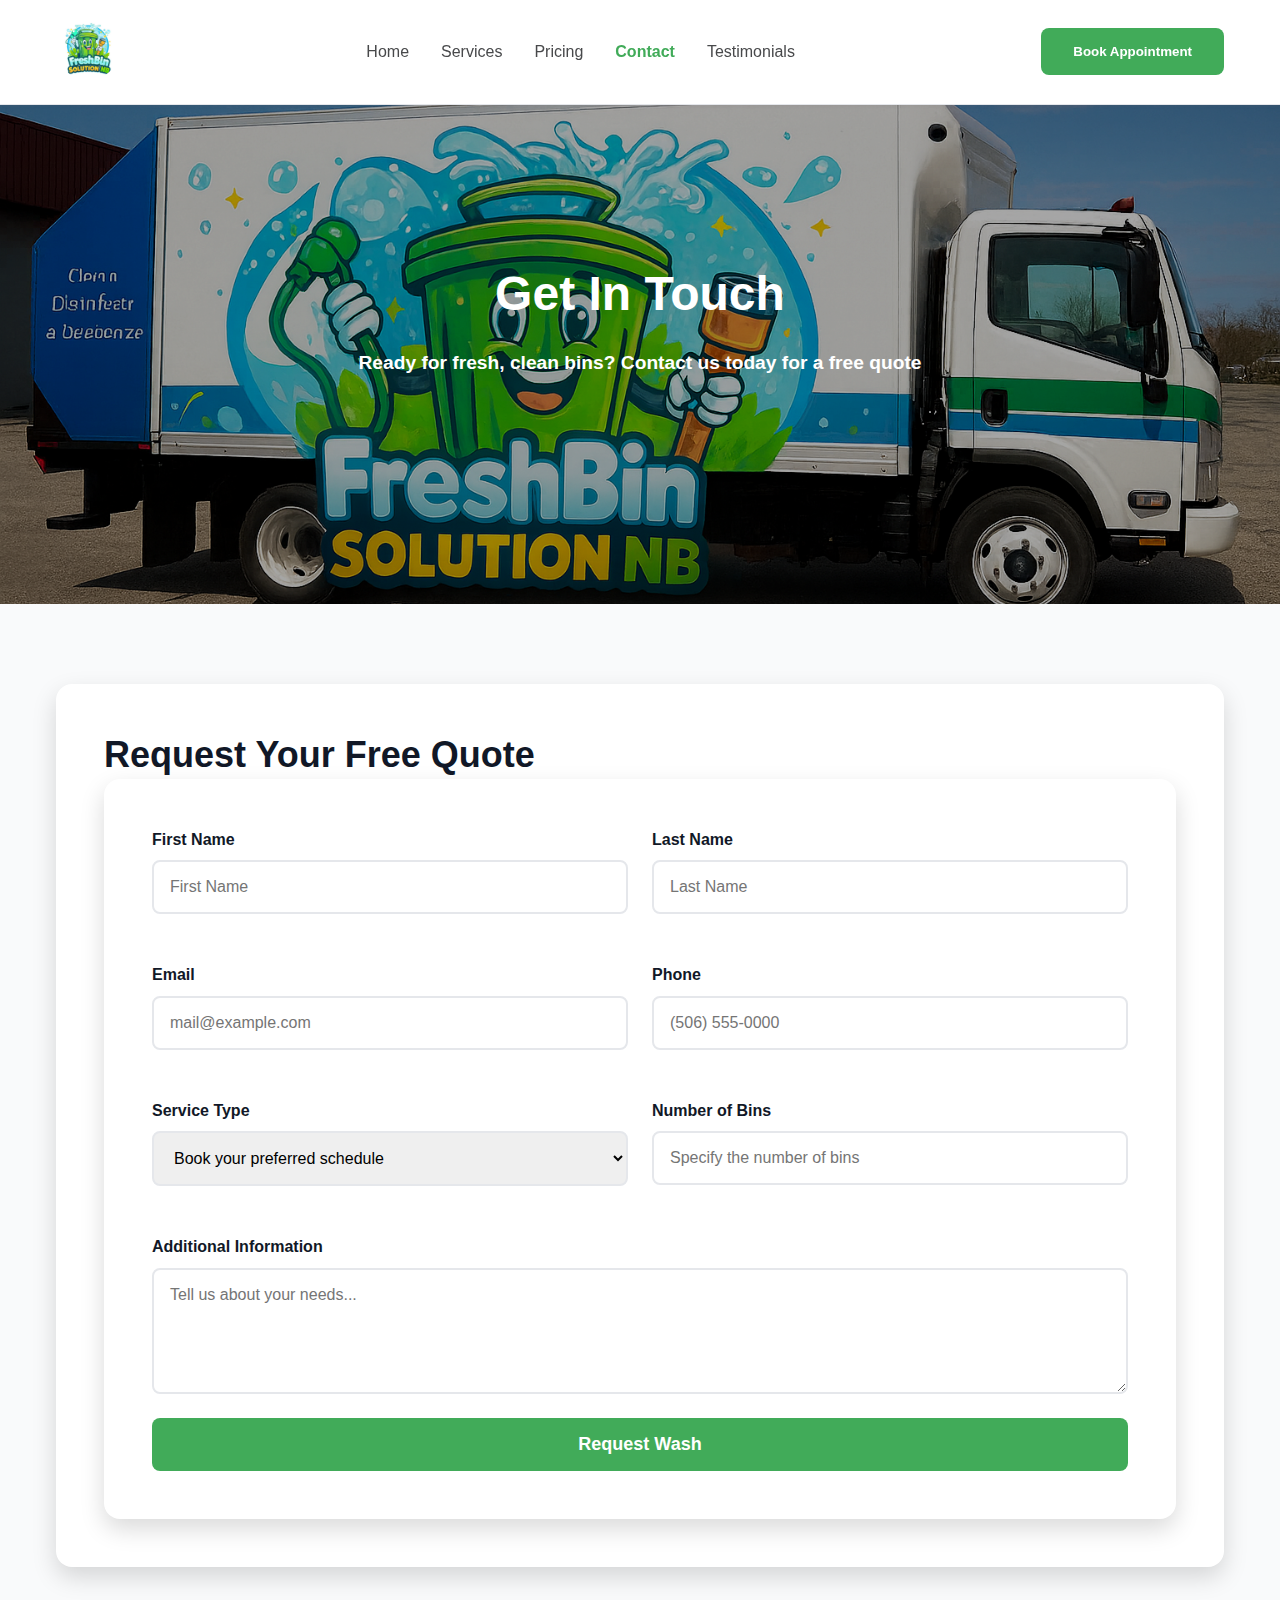
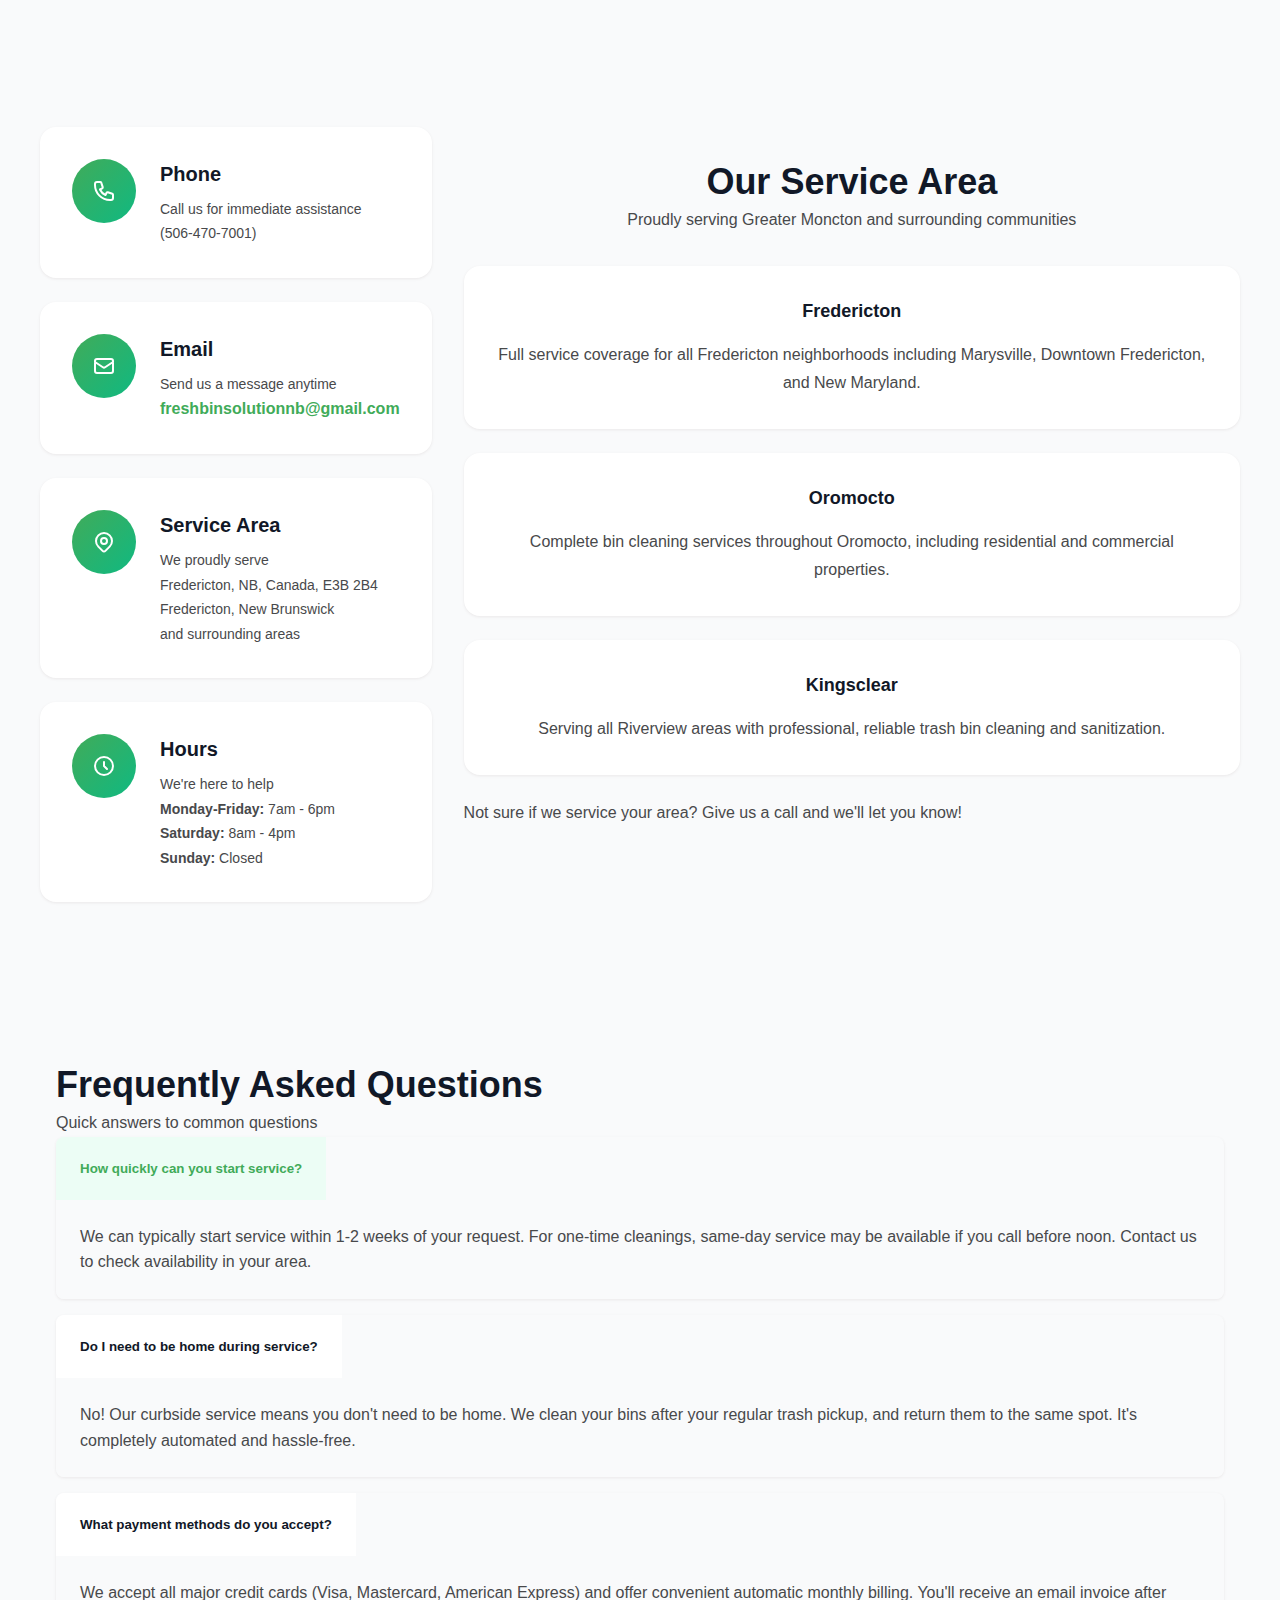
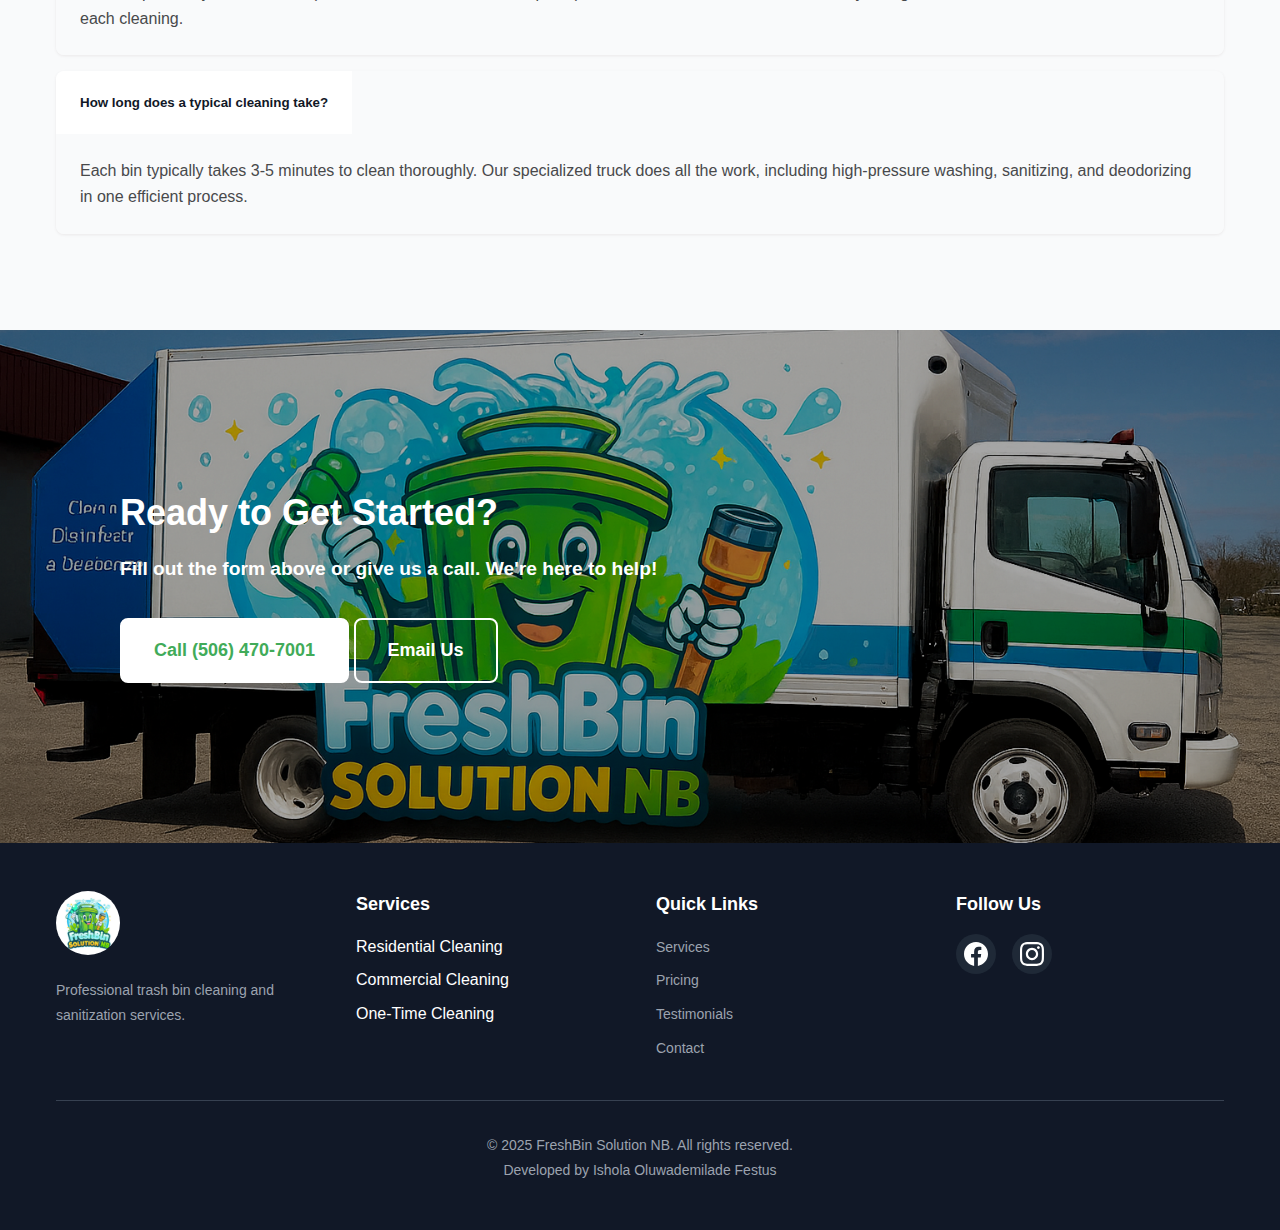
<file: contact.html>
<!DOCTYPE html>
<html lang="en">
<head>
    <meta charset="UTF-8">
    <meta name="viewport" content="width=device-width, initial-scale=1.0">
    <title>Contact Us - FreshBin Solution NB | Get Your Free Quote</title>
    <meta name="description" content="Contact FreshBin Solution NB for professional trash bin cleaning in Moncton, NB. Get a free quote today. Call (506) 123-4567.">
    
     <link rel="stylesheet" href="styles.css">
     <link rel="stylesheet" href="contact.css">
    
</head>
<body>
    <!-- Navigation -->
   <header class="header">
        <div class="container">
            <div class="header-content">
                <div class="logo">
                    <img src="/src/Freshbin.png" alt="FreshBin Solution NB" class="logo-img">
                </div>
                
                <nav class="nav" id="nav">
                    <a href="index.html" class="nav-link">Home</a>
                    <a href="services.html" class="nav-link">Services</a>
                    <a href="pricing.html" class="nav-link">Pricing</a>
                    <a href="contact.html" class="nav-link active">Contact</a>
                    <a href="testimonials.html" class="nav-link">Testimonials</a>
                </nav>

                <div class="header-actions">
                    <button class="btn btn-primary"><a href="conact.html">Book Appointment</a></button>
                    <button class="mobile-menu-btn" id="mobileMenuBtn">
                        <svg class="icon" fill="none" stroke="currentColor" viewBox="0 0 24 24">
                            <path stroke-linecap="round" stroke-linejoin="round" stroke-width="2" d="M4 6h16M4 12h16M4 18h16"/>
                        </svg>
                    </button>
                </div>
            </div>
        </div>
    </header>
    <!-- Page Header -->
<section class="page-header text-white services ff-land">
        <div class="container first-land">
            <div class="row align-items-center section-header">
                <div class="col-lg-8 ">
                    <h1 class="display-3 fw-bold mb-3">Get In Touch</h1>
                    <p class="lead mb-0 sub-lead">Ready for fresh, clean bins? Contact us today for a free quote</p>
                </div>
                <div class="col-lg-4 text-lg-end">
                    <i class="bi bi-gear-fill" style="font-size: 120px; opacity: 0.2;"></i>
                </div>
            </div>
        </div>
    </section>

    <!-- Contact Section -->
    <section class="section-padding bg-light">
        <div class="container">
            <div class="row g-5">
                
                <!-- Contact Form -->
                <div class="col-lg-7 form-container">
                    <div class="contact-form-wrapper">
                        <h2 class="h3 mb-4">Request Your Free Quote</h2>
                        <div class="contact-form-wrapper">
                    <form class="contact-form" id="contactForm" action="send.php" method="POST">
                        <div class="form-row">
                            <div class="form-group">
                                <label>First Name</label>
                                <input type="text" placeholder="First Name" required>
                            </div>
                            <div class="form-group">
                                <label>Last Name</label>
                                <input type="text" placeholder="Last Name" required>
                            </div>
                        </div>

                        <div class="form-row">
                            <div class="form-group">
                                <label>Email</label>
                                <input type="email" placeholder="mail@example.com" required>
                            </div>
                            <div class="form-group">
                                <label>Phone</label>
                                <input type="tel" placeholder="(506) 555-0000" required>
                            </div>
                        </div>

                        <div class="form-row">
                            <div class="form-group">
                                <label>Service Type</label>
                                <select required>
                                    <option value="">Book your preferred schedule</option>
                                    <option value="10">One-Time Cleaning</option>
                                    <option value="20">Bi-Weekly Cleaning</option>
                                    <option value="30">Monthly Cleaning</option>
                                    <option value="custom">Not Sure - Need Help</option>
                                </select>
                            </div>
                            <div class="form-group">
                                <label>Number of Bins</label>
                                <input type="number" placeholder="Specify the number of bins" required>
                            </div>
                        </div>

                        <div class="form-group">
                            <label>Additional Information</label>
                            <textarea placeholder="Tell us about your needs..." rows="5" required></textarea>
                        </div>

                        <button type="submit" class="btn btn-primary btn-lg btn-full">Request Wash</button>
                    </form>
                </div>
                    </div>
                </div>
            </div>
        </div>
    </section>

                <!-- Contact Info -->
    <section class="section-padding bg-white">
            <div class="contact-grid">
                <div class="col-lg-5">
                    <div class="contact-info">
                    <div class="contact-card">
                        <div class="contact-card-icon">
                            <svg class="icon" fill="none" stroke="currentColor" viewBox="0 0 24 24">
                                <path stroke-linecap="round" stroke-linejoin="round" stroke-width="2" d="M3 5a2 2 0 012-2h3.28a1 1 0 01.948.684l1.498 4.493a1 1 0 01-.502 1.21l-2.257 1.13a11.042 11.042 0 005.516 5.516l1.13-2.257a1 1 0 011.21-.502l4.493 1.498a1 1 0 01.684.949V19a2 2 0 01-2 2h-1C9.716 21 3 14.284 3 6V5z"/>
                            </svg>
                        </div>
                        <div>
                            <h4>Phone</h4>
                            <p class="text-muted mb-2">Call us for immediate assistance</p>
                            <p>(506-470-7001)</p>
                        </div>
                    </div>

                    <div class="contact-card">
                        <div class="contact-card-icon">
                            <svg class="icon" fill="none" stroke="currentColor" viewBox="0 0 24 24">
                                <path stroke-linecap="round" stroke-linejoin="round" stroke-width="2" d="M3 8l7.89 5.26a2 2 0 002.22 0L21 8M5 19h14a2 2 0 002-2V7a2 2 0 00-2-2H5a2 2 0 00-2 2v10a2 2 0 002 2z"/>
                            </svg>
                        </div>
                        <div>
                            <h4>Email</h4>
                            <p class="text-muted mb-2">Send us a message anytime</p>
                            <a href="mailto:info@freshbinsolution.ca" class="contact-link">freshbinsolutionnb@gmail.com</a>
                        </div>
                    </div>

                    <div class="contact-card">
                        <div class="contact-card-icon">
                            <svg class="icon" fill="none" stroke="currentColor" viewBox="0 0 24 24">
                                <path stroke-linecap="round" stroke-linejoin="round" stroke-width="2" d="M17.657 16.657L13.414 20.9a1.998 1.998 0 01-2.827 0l-4.244-4.243a8 8 0 1111.314 0z"/>
                                <path stroke-linecap="round" stroke-linejoin="round" stroke-width="2" d="M15 11a3 3 0 11-6 0 3 3 0 016 0z"/>
                            </svg>
                        </div>
                        <div>
                            <h4>Service Area</h4>
                            <p class="text-muted mb-2">We proudly serve</p>
                            <p>Fredericton, NB, Canada, E3B 2B4<br>Fredericton, New Brunswick<br>and surrounding areas</p>
                        </div>
                    </div>

                    <div class="contact-card">
                        <div class="contact-card-icon">
                            <svg class="icon" fill="none" stroke="currentColor" viewBox="0 0 24 24">
                                <path stroke-linecap="round" stroke-linejoin="round" stroke-width="2" d="M12 8v4l3 3m6-3a9 9 0 11-18 0 9 9 0 0118 0z"/>
                            </svg>
                        </div>
                        <div>
                            <h4>Hours</h4>
                            <p class="text-muted mb-2">We're here to help</p>
                            <p><b>Monday-Friday:</b> 7am - 6pm<br><b>Saturday:</b> 8am - 4pm<br><b>Sunday:</b> Closed</p>
                        </div>
                    </div>
                </div>
                </div>
<div>
    <div class="service-area-section mt-5">
                <h2 class="display-5 fw-bold mb-3">Our Service Area</h2>
                <p class="lead text-muted">Proudly serving Greater Moncton and surrounding communities</p>
    </div>
            <div class="row g-4">
                <div class="col-md-4">
                    <div class="service-area-card">
                        <h4 class="h5 mb-3">Fredericton</h4>
                        <p class="text-muted">Full service coverage for all Fredericton neighborhoods including Marysville, Downtown Fredericton, and New Maryland.</p>
                    </div>
                </div>
                <div class="col-md-4">
                    <div class="service-area-card">
                        <h4 class="h5 mb-3">Oromocto</h4>
                        <p class="text-muted">Complete bin cleaning services throughout Oromocto, including residential and commercial properties.</p>
                    </div>
                </div>
                <div class="col-md-4">
                    <div class="service-area-card">
                        <h4 class="h5 mb-3">Kingsclear</h4>
                        <p class="text-muted">Serving all Riverview areas with professional, reliable trash bin cleaning and sanitization.</p>
                    </div>
                </div>
            </div>
            <div class="text-center mt-4">
                <p class="text-muted">Not sure if we service your area? Give us a call and we'll let you know!</p>
            </div>
    </div>
        </div>
    </section>

    <!-- FAQ Section -->
    <section class="section-padding bg-light">
        <div class="container">
            <div class="text-center mb-5">
                <h2 class="display-5 fw-bold mb-3">Frequently Asked Questions</h2>
                <p class="lead text-muted">Quick answers to common questions</p>
            </div>
            <div class="row justify-content-center">
                <div class="col-lg-8">
                    <div class="accordion" id="contactAccordion">
                        <div class="accordion-item">
                            <h2 class="accordion-header">
                                <button class="accordion-button" type="button" data-bs-toggle="collapse" data-bs-target="#contactFaq1">
                                    How quickly can you start service?
                                </button>
                            </h2>
                            <div id="contactFaq1" class="accordion-collapse collapse show" data-bs-parent="#contactAccordion">
                                <div class="accordion-body">
                                    We can typically start service within 1-2 weeks of your request. For one-time cleanings, same-day service may be available if you call before noon. Contact us to check availability in your area.
                                </div>
                            </div>
                        </div>
                        <div class="accordion-item">
                            <h2 class="accordion-header">
                                <button class="accordion-button collapsed" type="button" data-bs-toggle="collapse" data-bs-target="#contactFaq2">
                                    Do I need to be home during service?
                                </button>
                            </h2>
                            <div id="contactFaq2" class="accordion-collapse collapse" data-bs-parent="#contactAccordion">
                                <div class="accordion-body">
                                    No! Our curbside service means you don't need to be home. We clean your bins after your regular trash pickup, and return them to the same spot. It's completely automated and hassle-free.
                                </div>
                            </div>
                        </div>
                        <div class="accordion-item">
                            <h2 class="accordion-header">
                                <button class="accordion-button collapsed" type="button" data-bs-toggle="collapse" data-bs-target="#contactFaq3">
                                    What payment methods do you accept?
                                </button>
                            </h2>
                            <div id="contactFaq3" class="accordion-collapse collapse" data-bs-parent="#contactAccordion">
                                <div class="accordion-body">
                                    We accept all major credit cards (Visa, Mastercard, American Express) and offer convenient automatic monthly billing. You'll receive an email invoice after each cleaning.
                                </div>
                            </div>
                        </div>
                        <div class="accordion-item">
                            <h2 class="accordion-header">
                                <button class="accordion-button collapsed" type="button" data-bs-toggle="collapse" data-bs-target="#contactFaq4">
                                    How long does a typical cleaning take?
                                </button>
                            </h2>
                            <div id="contactFaq4" class="accordion-collapse collapse" data-bs-parent="#contactAccordion">
                                <div class="accordion-body">
                                    Each bin typically takes 3-5 minutes to clean thoroughly. Our specialized truck does all the work, including high-pressure washing, sanitizing, and deodorizing in one efficient process.
                                </div>
                            </div>
                        </div>
                    </div>
                </div>
            </div>
        </div>
    </section>

    <!-- CTA Section -->
    <section class="cta-section text-white ff-land">
        <div class="container text-center first-land">
            <h2 class="display-4 fw-bold mb-4">Ready to Get Started?</h2>
            <p class="lead mb-5 sub-lead">Fill out the form above or give us a call. We're here to help!</p>
            <div class="d-flex flex-column flex-sm-row gap-3 justify-content-center">
                <a href="tel:+5064707001" class="btn btn-light btn-lg">
                    <i class="bi bi-telephone me-2"></i>Call (506) 470-7001
                </a>
                <a href="mailto:info@freshbinsolution.ca" class="btn btn-outline-light btn-lg">
                    <i class="bi bi-envelope me-2"></i>Email Us
                </a>
            </div>
        </div>
    </section>

    <!-- Footer -->
   <footer class="footer">
        <div class="container">
            <div class="footer-grid">
                <div class="footer-col">
                    <div class="footer-logo">
                        <img src="/src/Freshbin.png" alt="FreshBin Solution NB" class="logo-img">
                    </div>
                    <p>Professional trash bin cleaning and sanitization services.</p>
                </div>

                <div class="footer-col">
                    <h4>Services</h4>
                    <ul>
                        <li>Residential Cleaning</li>
                        <li>Commercial Cleaning</li>
                        <li>One-Time Cleaning</li>
                    </ul>
                </div>

                <div class="footer-col">
                    <h4>Quick Links</h4>
                    <ul>
                        <li><a href="services.html">Services</a></li>
                        <li><a href="pricing.html">Pricing</a></li>
                        <li><a href="testimonials.html">Testimonials</a></li>
                        <li><a href="contact.html">Contact</a></li>
                    </ul>
                </div>

                <div class="footer-col">
                    <h4>Follow Us</h4>
                    <div class="social-links">
                        <a href="https://facebook.com/freshbinsolutionnb" class="social-link">
                            <svg class="icon" fill="currentColor" viewBox="0 0 24 24">
                                <path d="M24 12.073c0-6.627-5.373-12-12-12s-12 5.373-12 12c0 5.99 4.388 10.954 10.125 11.854v-8.385H7.078v-3.47h3.047V9.43c0-3.007 1.792-4.669 4.533-4.669 1.312 0 2.686.235 2.686.235v2.953H15.83c-1.491 0-1.956.925-1.956 1.874v2.25h3.328l-.532 3.47h-2.796v8.385C19.612 23.027 24 18.062 24 12.073z"/>
                            </svg>
                        </a>
                        <a href="https://instagram.com/freshbinsolutionnb" class="social-link">
                            <svg class="icon" fill="currentColor" viewBox="0 0 24 24">
                                <path d="M12 0C8.74 0 8.333.015 7.053.072 5.775.132 4.905.333 4.14.63c-.789.306-1.459.717-2.126 1.384S.935 3.35.63 4.14C.333 4.905.131 5.775.072 7.053.012 8.333 0 8.74 0 12s.015 3.667.072 4.947c.06 1.277.261 2.148.558 2.913.306.788.717 1.459 1.384 2.126.667.666 1.336 1.079 2.126 1.384.766.296 1.636.499 2.913.558C8.333 23.988 8.74 24 12 24s3.667-.015 4.947-.072c1.277-.06 2.148-.262 2.913-.558.788-.306 1.459-.718 2.126-1.384.666-.667 1.079-1.335 1.384-2.126.296-.765.499-1.636.558-2.913.06-1.28.072-1.687.072-4.947s-.015-3.667-.072-4.947c-.06-1.277-.262-2.149-.558-2.913-.306-.789-.718-1.459-1.384-2.126C21.319 1.347 20.651.935 19.86.63c-.765-.297-1.636-.499-2.913-.558C15.667.012 15.26 0 12 0zm0 2.16c3.203 0 3.585.016 4.85.071 1.17.055 1.805.249 2.227.415.562.217.96.477 1.382.896.419.42.679.819.896 1.381.164.422.36 1.057.413 2.227.057 1.266.07 1.646.07 4.85s-.015 3.585-.074 4.85c-.061 1.17-.256 1.805-.421 2.227-.224.562-.479.96-.899 1.382-.419.419-.824.679-1.38.896-.42.164-1.065.36-2.235.413-1.274.057-1.649.07-4.859.07-3.211 0-3.586-.015-4.859-.074-1.171-.061-1.816-.256-2.236-.421-.569-.224-.96-.479-1.379-.899-.421-.419-.69-.824-.9-1.38-.165-.42-.359-1.065-.42-2.235-.045-1.26-.061-1.649-.061-4.844 0-3.196.016-3.586.061-4.861.061-1.17.255-1.814.42-2.234.21-.57.479-.96.9-1.381.419-.419.81-.689 1.379-.898.42-.166 1.051-.361 2.221-.421 1.275-.045 1.65-.06 4.859-.06l.045.03zm0 3.678c-3.405 0-6.162 2.76-6.162 6.162 0 3.405 2.76 6.162 6.162 6.162 3.405 0 6.162-2.76 6.162-6.162 0-3.405-2.76-6.162-6.162-6.162zM12 16c-2.21 0-4-1.79-4-4s1.79-4 4-4 4 1.79 4 4-1.79 4-4 4zm7.846-10.405c0 .795-.646 1.44-1.44 1.44-.795 0-1.44-.646-1.44-1.44 0-.794.646-1.439 1.44-1.439.793-.001 1.44.645 1.44 1.439z"/>
                            </svg>
                        </a>
                    </div>
                </div>
            </div>

            <div class="footer-bottom">
                <p>&copy; 2025 FreshBin Solution NB. All rights reserved.<br> Developed by Ishola Oluwademilade Festus</p>
            </div>
        </div>
    </footer>

    <!-- Bootstrap 5 JS Bundle -->
    <script src="https://cdn.jsdelivr.net/npm/bootstrap@5.3.0/dist/js/bootstrap.bundle.min.js"></script>
    
    <!-- Custom JS -->
    <script src="script.js"></script>
</body>
</html>
</file>
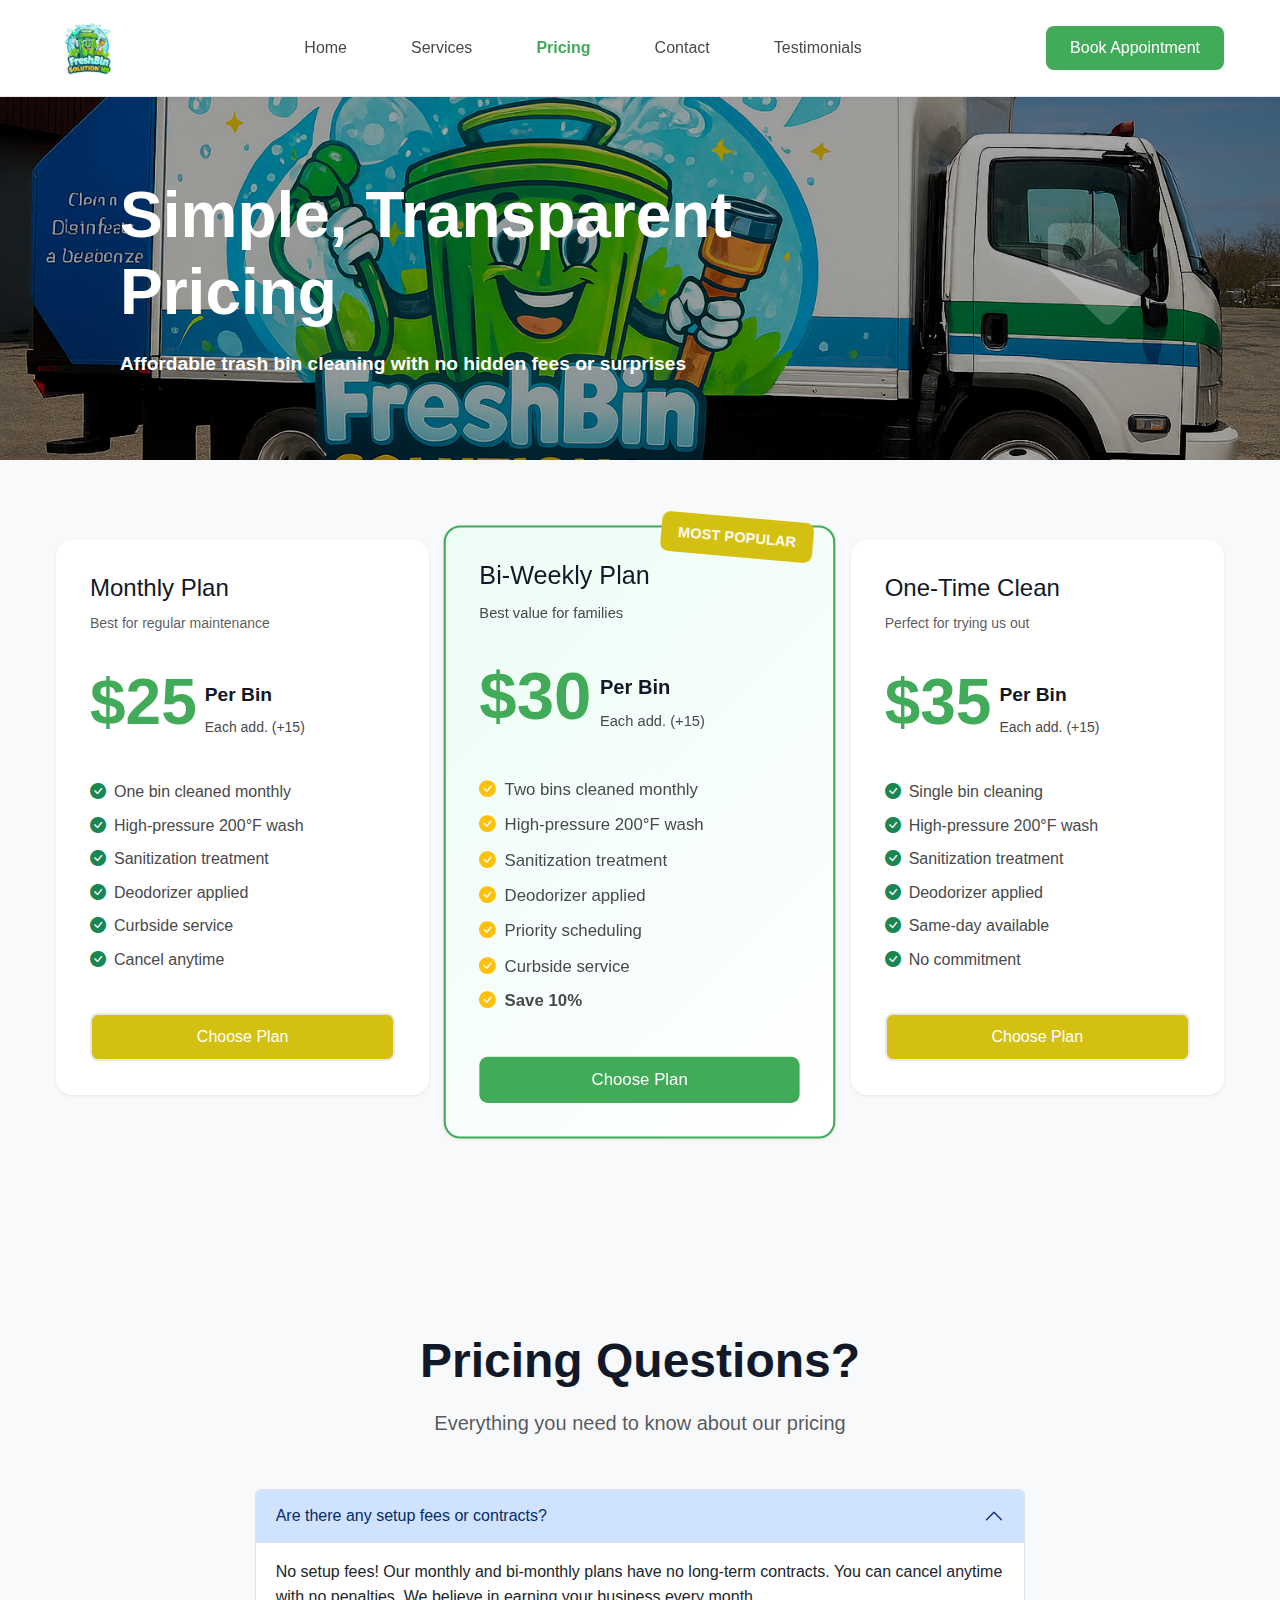
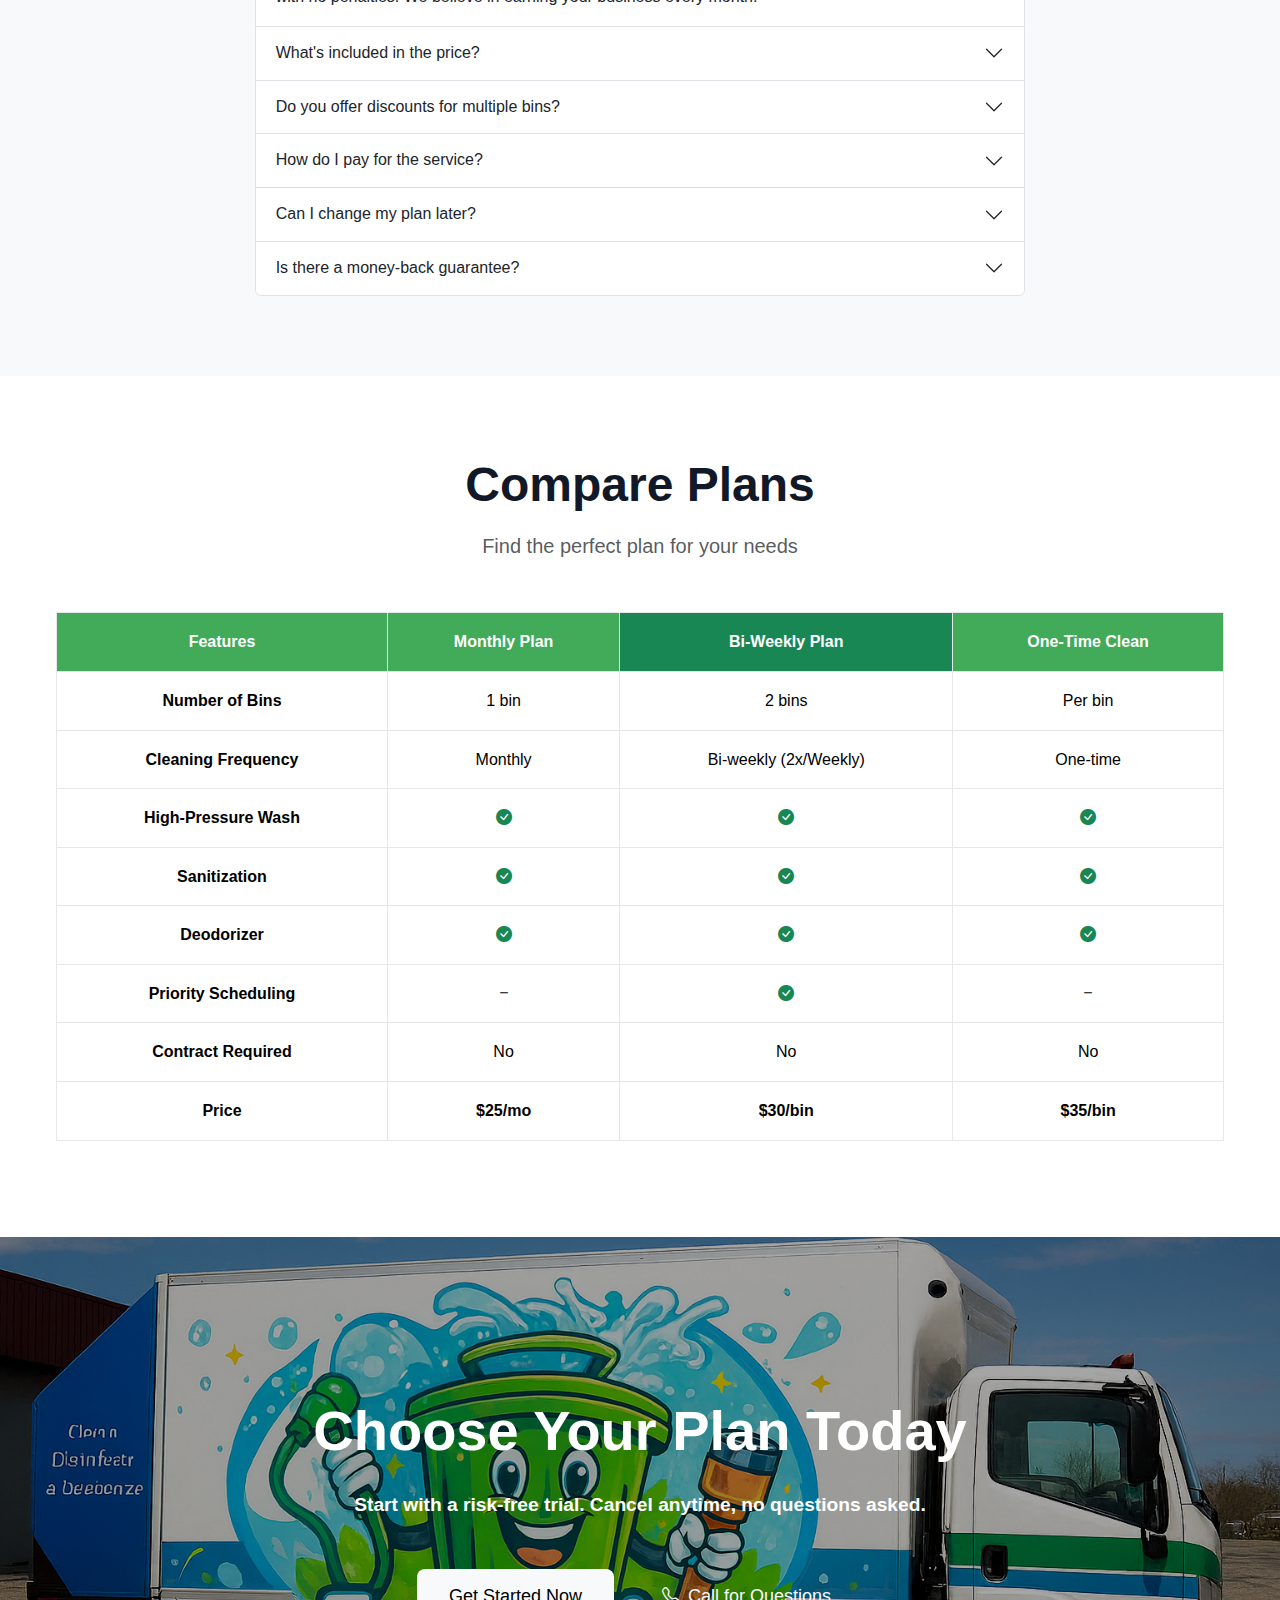
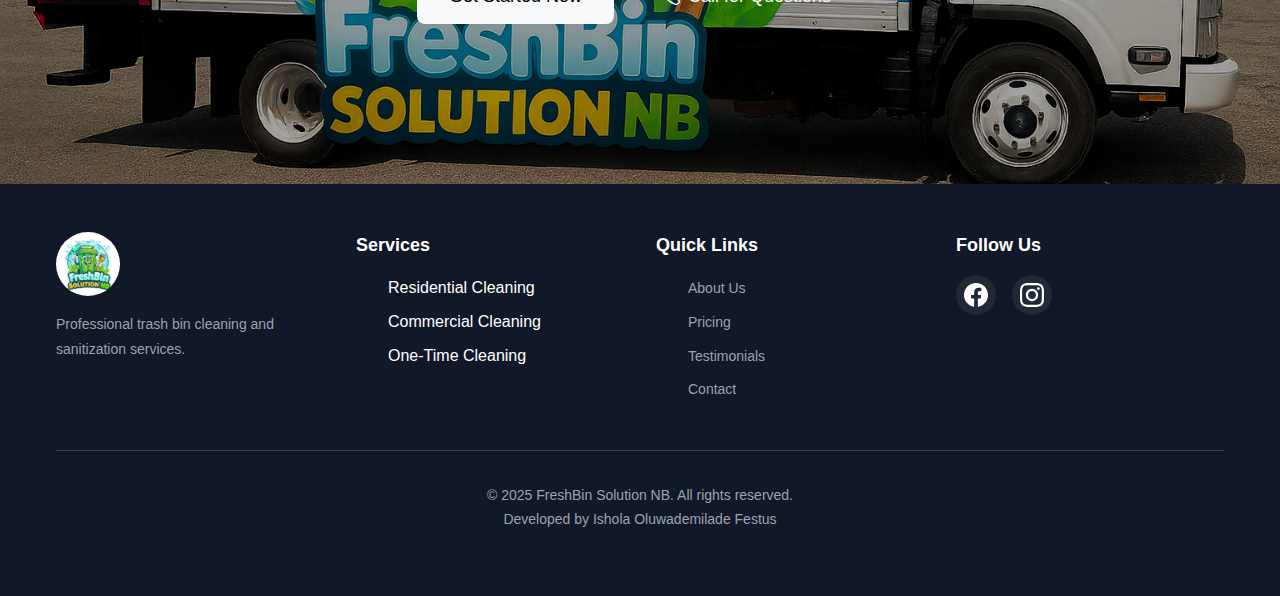
<file: pricing.html>
<!DOCTYPE html>
<html lang="en">
<head>
    <meta charset="UTF-8">
    <meta name="viewport" content="width=device-width, initial-scale=1.0">
    <title>Pricing - FreshBin Solution NB | Affordable Bin Cleaning</title>
    <meta name="description" content="Transparent pricing for trash bin cleaning services in Moncton, NB. Monthly plans starting at $24.99. No hidden fees.">
    
    <!-- Bootstrap 5 CSS -->
    <link href="https://cdn.jsdelivr.net/npm/bootstrap@5.3.0/dist/css/bootstrap.min.css" rel="stylesheet">
    
    <!-- Bootstrap Icons -->
    <link rel="stylesheet" href="https://cdn.jsdelivr.net/npm/bootstrap-icons@1.11.0/font/bootstrap-icons.min.css">
    
    <!-- Custom CSS -->
    <link rel="stylesheet" href="styles.css">
    <link rel="stylesheet" href="pricing.css">
</head>
<body>
    <!-- Header -->
    <header class="header">
        <div class="container">
            <div class="header-content">
                <div class="logo">
                    <img src="/src/Freshbin.png" alt="FreshBin Solution NB" class="logo-img">
                </div>
                
                <nav class="nav" id="nav">
                    <a href="index.html" class="nav-link">Home</a>
                    <a href="services.html" class="nav-link">Services</a>
                    <a href="pricing.html" class="nav-link active">Pricing</a>
                    <a href="contact.html" class="nav-link">Contact</a>
                    <a href="testimonials.html" class="nav-link">Testimonials</a>
                </nav>

                <div class="header-actions">
                    <button class="btn btn-primary"><a href="contact.html">Book Appointment</a></button>
                    <button class="mobile-menu-btn" id="mobileMenuBtn">
                        <svg class="icon" fill="none" stroke="currentColor" viewBox="0 0 24 24">
                            <path stroke-linecap="round" stroke-linejoin="round" stroke-width="2" d="M4 6h16M4 12h16M4 18h16"/>
                        </svg>
                    </button>
                </div>
            </div>
        </div>
    </header>

    <!-- Page Header -->
    <section class="page-header ff-land text-white">
        <div class="container first-land">
            <div class="row align-items-center">
                <div class="col-lg-8">
                    <h1 class="display-3 fw-bold mb-3">Simple, Transparent Pricing</h1>
                    <p class="sub-lead mb-0">Affordable trash bin cleaning with no hidden fees or surprises</p>
                </div>
                <div class="col-lg-4 text-lg-end">
                    <i class="bi bi-tag-fill" style="font-size: 120px; opacity: 0.2;"></i>
                </div>
            </div>
        </div>
    </section>

    <!-- Pricing Plans -->
    <section class="section-padding bg-light">
        <div class="container">
            <div class="row g-4 mb-5">
                <!-- Monthly Plan -->
                <div class="col-lg-4 col-md-6">
                    <div class="pricing-card-v2">
                        <div class="pricing-header">
                            <h3 class="h4 mb-2">Monthly Plan</h3>
                            <p class="text-muted small mb-0">Best for regular maintenance</p>
                        </div>
                        <div class="pricing-price-v2">
                            <div class="bin-price">$25<span><h5>Per Bin</h5><p>Each add. (+15)</p></span></div>
                        </div>
                        <ul class="pricing-features-v2">
                            <li><i class="bi bi-check-circle-fill text-success"></i> One bin cleaned monthly</li>
                            <li><i class="bi bi-check-circle-fill text-success"></i> High-pressure 200°F wash</li>
                            <li><i class="bi bi-check-circle-fill text-success"></i> Sanitization treatment</li>
                            <li><i class="bi bi-check-circle-fill text-success"></i> Deodorizer applied</li>
                            <li><i class="bi bi-check-circle-fill text-success"></i> Curbside service</li>
                            <li><i class="bi bi-check-circle-fill text-success"></i> Cancel anytime</li>
                        </ul>
                        <a href="contact.html" class="btn btn-outline w-100 mt-4">Choose Plan</a>
                    </div>
                </div>

                <!-- Bi-Monthly Plan (Popular) -->
                <div class="col-lg-4 col-md-6">
                    <div class="pricing-card-v2 pricing-card-popular">
                        <div class="popular-ribbon">MOST POPULAR</div>
                        <div class="pricing-header">
                            <h3 class="h4 mb-2">Bi-Weekly Plan</h3>
                            <p class="small mb-0">Best value for families</p>
                        </div>
                        <div class="pricing-price-v2">
                            <div class="bin-price">$30<span><h5>Per Bin</h5><p>Each add. (+15)</p></span></div>
                        </div>
                        <ul class="pricing-features-v2">
                            <li><i class="bi bi-check-circle-fill text-warning"></i> Two bins cleaned monthly</li>
                            <li><i class="bi bi-check-circle-fill text-warning"></i> High-pressure 200°F wash</li>
                            <li><i class="bi bi-check-circle-fill text-warning"></i> Sanitization treatment</li>
                            <li><i class="bi bi-check-circle-fill text-warning"></i> Deodorizer applied</li>
                            <li><i class="bi bi-check-circle-fill text-warning"></i> Priority scheduling</li>
                            <li><i class="bi bi-check-circle-fill text-warning"></i> Curbside service</li>
                            <li><i class="bi bi-check-circle-fill text-warning"></i> <strong>Save 10%</strong></li>
                        </ul>
                        <a href="contact.html" class="btn btn-primary w-100 mt-4">Choose Plan</a>
                    </div>
                </div>

                <!-- One-Time Clean -->
                <div class="col-lg-4 col-md-6">
                    <div class="pricing-card-v2">
                        <div class="pricing-header">
                            <h3 class="h4 mb-2">One-Time Clean</h3>
                            <p class="text-muted small mb-0">Perfect for trying us out</p>
                        </div>
                        <div class="pricing-price-v2">
                            <div class="bin-price">$35<span><h5>Per Bin</h5><p>Each add. (+15)</p></span></div>
                        </div>
                        <ul class="pricing-features-v2">
                            <li><i class="bi bi-check-circle-fill text-success"></i> Single bin cleaning</li>
                            <li><i class="bi bi-check-circle-fill text-success"></i> High-pressure 200°F wash</li>
                            <li><i class="bi bi-check-circle-fill text-success"></i> Sanitization treatment</li>
                            <li><i class="bi bi-check-circle-fill text-success"></i> Deodorizer applied</li>
                            <li><i class="bi bi-check-circle-fill text-success"></i> Same-day available</li>
                            <li><i class="bi bi-check-circle-fill text-success"></i> No commitment</li>
                        </ul>
                        <a href="contact.html" class="btn btn-outline w-100 mt-4">Choose Plan</a>
                    </div>
                </div>
            </div>
        </div>
    </section>

    <!-- Pricing FAQ -->
    <section class="section-padding bg-light">
        <div class="container">
            <div class="text-center mb-5">
                <h2 class="display-5 fw-bold mb-3">Pricing Questions?</h2>
                <p class="lead text-muted">Everything you need to know about our pricing</p>
            </div>
            <div class="row justify-content-center">
                <div class="col-lg-8">
                    <div class="accordion" id="pricingAccordion">
                        <div class="accordion-item">
                            <h2 class="accordion-header">
                                <button class="accordion-button" type="button" data-bs-toggle="collapse" data-bs-target="#faq1">
                                    Are there any setup fees or contracts?
                                </button>
                            </h2>
                            <div id="faq1" class="accordion-collapse collapse show" data-bs-parent="#pricingAccordion">
                                <div class="accordion-body">
                                    No setup fees! Our monthly and bi-monthly plans have no long-term contracts. You can cancel anytime with no penalties. We believe in earning your business every month.
                                </div>
                            </div>
                        </div>
                        <div class="accordion-item">
                            <h2 class="accordion-header">
                                <button class="accordion-button collapsed" type="button" data-bs-toggle="collapse" data-bs-target="#faq2">
                                    What's included in the price?
                                </button>
                            </h2>
                            <div id="faq2" class="accordion-collapse collapse" data-bs-parent="#pricingAccordion">
                                <div class="accordion-body">
                                    Everything! High-pressure hot water cleaning, EPA-approved sanitization, professional deodorizing, curbside pickup and return. No hidden fees or surprise charges.
                                </div>
                            </div>
                        </div>
                        <div class="accordion-item">
                            <h2 class="accordion-header">
                                <button class="accordion-button collapsed" type="button" data-bs-toggle="collapse" data-bs-target="#faq3">
                                    Do you offer discounts for multiple bins?
                                </button>
                            </h2>
                            <div id="faq3" class="accordion-collapse collapse" data-bs-parent="#pricingAccordion">
                                <div class="accordion-body">
                                    Yes! Our bi-monthly plan already includes a 10% discount. For more than 2 bins or commercial services, contact us for custom volume pricing.
                                </div>
                            </div>
                        </div>
                        <div class="accordion-item">
                            <h2 class="accordion-header">
                                <button class="accordion-button collapsed" type="button" data-bs-toggle="collapse" data-bs-target="#faq4">
                                    How do I pay for the service?
                                </button>
                            </h2>
                            <div id="faq4" class="accordion-collapse collapse" data-bs-parent="#pricingAccordion">
                                <div class="accordion-body">
                                    We accept all major credit cards and automatic monthly billing. You'll receive an invoice via email after each cleaning. Easy and convenient!
                                </div>
                            </div>
                        </div>
                        <div class="accordion-item">
                            <h2 class="accordion-header">
                                <button class="accordion-button collapsed" type="button" data-bs-toggle="collapse" data-bs-target="#faq5">
                                    Can I change my plan later?
                                </button>
                            </h2>
                            <div id="faq5" class="accordion-collapse collapse" data-bs-parent="#pricingAccordion">
                                <div class="accordion-body">
                                    Absolutely! You can upgrade, downgrade, or pause your service anytime. Just give us a call or send an email and we'll adjust your plan.
                                </div>
                            </div>
                        </div>
                        <div class="accordion-item">
                            <h2 class="accordion-header">
                                <button class="accordion-button collapsed" type="button" data-bs-toggle="collapse" data-bs-target="#faq6">
                                    Is there a money-back guarantee?
                                </button>
                            </h2>
                            <div id="faq6" class="accordion-collapse collapse" data-bs-parent="#pricingAccordion">
                                <div class="accordion-body">
                                    Yes! If you're not completely satisfied with your first cleaning, we'll make it right or refund your money. Your satisfaction is 100% guaranteed.
                                </div>
                            </div>
                        </div>
                    </div>
                </div>
            </div>
        </div>
    </section>

    <!-- Comparison Table -->
    <section class="section-padding bg-white">
        <div class="container">
            <div class="text-center mb-5">
                <h2 class="display-5 fw-bold mb-3">Compare Plans</h2>
                <p class="lead text-muted">Find the perfect plan for your needs</p>
            </div>
            <div class="table-responsive">
                <table class="table table-bordered pricing-comparison-table">
                    <thead class="bg-primary text-white">
                        <tr>
                            <th>Features</th>
                            <th class="text-center">Monthly Plan</th>
                            <th class="text-center bg-success">Bi-Weekly Plan</th>
                            <th class="text-center">One-Time Clean</th>
                        </tr>
                    </thead>
                    <tbody>
                        <tr>
                            <td><strong>Number of Bins</strong></td>
                            <td class="text-center">1 bin</td>
                            <td class="text-center">2 bins</td>
                            <td class="text-center">Per bin</td>
                        </tr>
                        <tr>
                            <td><strong>Cleaning Frequency</strong></td>
                            <td class="text-center">Monthly</td>
                            <td class="text-center">Bi-weekly (2x/Weekly)</td>
                            <td class="text-center">One-time</td>
                        </tr>
                        <tr>
                            <td><strong>High-Pressure Wash</strong></td>
                            <td class="text-center"><i class="bi bi-check-circle-fill text-success"></i></td>
                            <td class="text-center"><i class="bi bi-check-circle-fill text-success"></i></td>
                            <td class="text-center"><i class="bi bi-check-circle-fill text-success"></i></td>
                        </tr>
                        <tr>
                            <td><strong>Sanitization</strong></td>
                            <td class="text-center"><i class="bi bi-check-circle-fill text-success"></i></td>
                            <td class="text-center"><i class="bi bi-check-circle-fill text-success"></i></td>
                            <td class="text-center"><i class="bi bi-check-circle-fill text-success"></i></td>
                        </tr>
                        <tr>
                            <td><strong>Deodorizer</strong></td>
                            <td class="text-center"><i class="bi bi-check-circle-fill text-success"></i></td>
                            <td class="text-center"><i class="bi bi-check-circle-fill text-success"></i></td>
                            <td class="text-center"><i class="bi bi-check-circle-fill text-success"></i></td>
                        </tr>
                        <tr>
                            <td><strong>Priority Scheduling</strong></td>
                            <td class="text-center"><i class="bi bi-dash"></i></td>
                            <td class="text-center"><i class="bi bi-check-circle-fill text-success"></i></td>
                            <td class="text-center"><i class="bi bi-dash"></i></td>
                        </tr>
                        <tr>
                            <td><strong>Contract Required</strong></td>
                            <td class="text-center">No</td>
                            <td class="text-center">No</td>
                            <td class="text-center">No</td>
                        </tr>
                        <tr>
                            <td><strong>Price</strong></td>
                            <td class="text-center"><strong>$25/mo</strong></td>
                            <td class="text-center"><strong>$30/bin</strong></td>
                            <td class="text-center"><strong>$35/bin</strong></td>
                        </tr>
                    </tbody>
                </table>
            </div>
        </div>
    </section>

    <!-- CTA Section -->
    <section class="cta-section ff-land text-white">
        <div class="container text-center first-land">
            <h2 class="display-4 fw-bold mb-4">Choose Your Plan Today</h2>
            <p class="sub-lead mb-5">Start with a risk-free trial. Cancel anytime, no questions asked.</p>
            <div class="d-flex flex-column flex-sm-row gap-3 justify-content-center">
                <a href="contact.html" class="btn btn-light btn-lg">Get Started Now</a>
                <a href="tel:+15061234567" class="btn btn-outline-light btn-lg">
                    <i class="bi bi-telephone me-2"></i>Call for Questions
                </a>
            </div>
        </div>
    </section>

    <!-- Footer -->
    <footer class="footer">
        <div class="container">
            <div class="footer-grid">
                <div class="footer-col">
                    <div class="footer-logo">
                        <img src="/src/Freshbin.png" alt="FreshBin Solution NB" class="logo-img">
                    </div>
                    <p>Professional trash bin cleaning and sanitization services.</p>
                </div>

                <div class="footer-col">
                    <h4>Services</h4>
                    <ul>
                        <li>Residential Cleaning</li>
                        <li>Commercial Cleaning</li>
                        <li>One-Time Cleaning</li>
                    </ul>
                </div>

                <div class="footer-col">
                    <h4>Quick Links</h4>
                    <ul>
                        <li><a href="#about">About Us</a></li>
                        <li><a href="#bins">Pricing</a></li>
                        <li><a href="#testimonials">Testimonials</a></li>
                        <li><a href="#contact">Contact</a></li>
                    </ul>
                </div>

                <div class="footer-col">
                    <h4>Follow Us</h4>
                    <div class="social-links">
                        <a href="https://facebook.com/freshbinsolutionnb" class="social-link">
                            <svg class="icon" fill="currentColor" viewBox="0 0 24 24">
                                <path d="M24 12.073c0-6.627-5.373-12-12-12s-12 5.373-12 12c0 5.99 4.388 10.954 10.125 11.854v-8.385H7.078v-3.47h3.047V9.43c0-3.007 1.792-4.669 4.533-4.669 1.312 0 2.686.235 2.686.235v2.953H15.83c-1.491 0-1.956.925-1.956 1.874v2.25h3.328l-.532 3.47h-2.796v8.385C19.612 23.027 24 18.062 24 12.073z"/>
                            </svg>
                        </a>
                        <a href="https://instagram.com/freshbinsolutionnb" class="social-link">
                            <svg class="icon" fill="currentColor" viewBox="0 0 24 24">
                                <path d="M12 0C8.74 0 8.333.015 7.053.072 5.775.132 4.905.333 4.14.63c-.789.306-1.459.717-2.126 1.384S.935 3.35.63 4.14C.333 4.905.131 5.775.072 7.053.012 8.333 0 8.74 0 12s.015 3.667.072 4.947c.06 1.277.261 2.148.558 2.913.306.788.717 1.459 1.384 2.126.667.666 1.336 1.079 2.126 1.384.766.296 1.636.499 2.913.558C8.333 23.988 8.74 24 12 24s3.667-.015 4.947-.072c1.277-.06 2.148-.262 2.913-.558.788-.306 1.459-.718 2.126-1.384.666-.667 1.079-1.335 1.384-2.126.296-.765.499-1.636.558-2.913.06-1.28.072-1.687.072-4.947s-.015-3.667-.072-4.947c-.06-1.277-.262-2.149-.558-2.913-.306-.789-.718-1.459-1.384-2.126C21.319 1.347 20.651.935 19.86.63c-.765-.297-1.636-.499-2.913-.558C15.667.012 15.26 0 12 0zm0 2.16c3.203 0 3.585.016 4.85.071 1.17.055 1.805.249 2.227.415.562.217.96.477 1.382.896.419.42.679.819.896 1.381.164.422.36 1.057.413 2.227.057 1.266.07 1.646.07 4.85s-.015 3.585-.074 4.85c-.061 1.17-.256 1.805-.421 2.227-.224.562-.479.96-.899 1.382-.419.419-.824.679-1.38.896-.42.164-1.065.36-2.235.413-1.274.057-1.649.07-4.859.07-3.211 0-3.586-.015-4.859-.074-1.171-.061-1.816-.256-2.236-.421-.569-.224-.96-.479-1.379-.899-.421-.419-.69-.824-.9-1.38-.165-.42-.359-1.065-.42-2.235-.045-1.26-.061-1.649-.061-4.844 0-3.196.016-3.586.061-4.861.061-1.17.255-1.814.42-2.234.21-.57.479-.96.9-1.381.419-.419.81-.689 1.379-.898.42-.166 1.051-.361 2.221-.421 1.275-.045 1.65-.06 4.859-.06l.045.03zm0 3.678c-3.405 0-6.162 2.76-6.162 6.162 0 3.405 2.76 6.162 6.162 6.162 3.405 0 6.162-2.76 6.162-6.162 0-3.405-2.76-6.162-6.162-6.162zM12 16c-2.21 0-4-1.79-4-4s1.79-4 4-4 4 1.79 4 4-1.79 4-4 4zm7.846-10.405c0 .795-.646 1.44-1.44 1.44-.795 0-1.44-.646-1.44-1.44 0-.794.646-1.439 1.44-1.439.793-.001 1.44.645 1.44 1.439z"/>
                            </svg>
                        </a>
                    </div>
                </div>
            </div>

            <div class="footer-bottom">
                <p>&copy; 2025 FreshBin Solution NB. All rights reserved.<br> Developed by Ishola Oluwademilade Festus</p>
            </div>
        </div>
    </footer>

    <!-- Bootstrap 5 JS Bundle -->
    <script src="https://cdn.jsdelivr.net/npm/bootstrap@5.3.0/dist/js/bootstrap.bundle.min.js"></script>
    
    <!-- Custom JS -->
    <script src="script.js"></script>
</body>
</html>
</file>
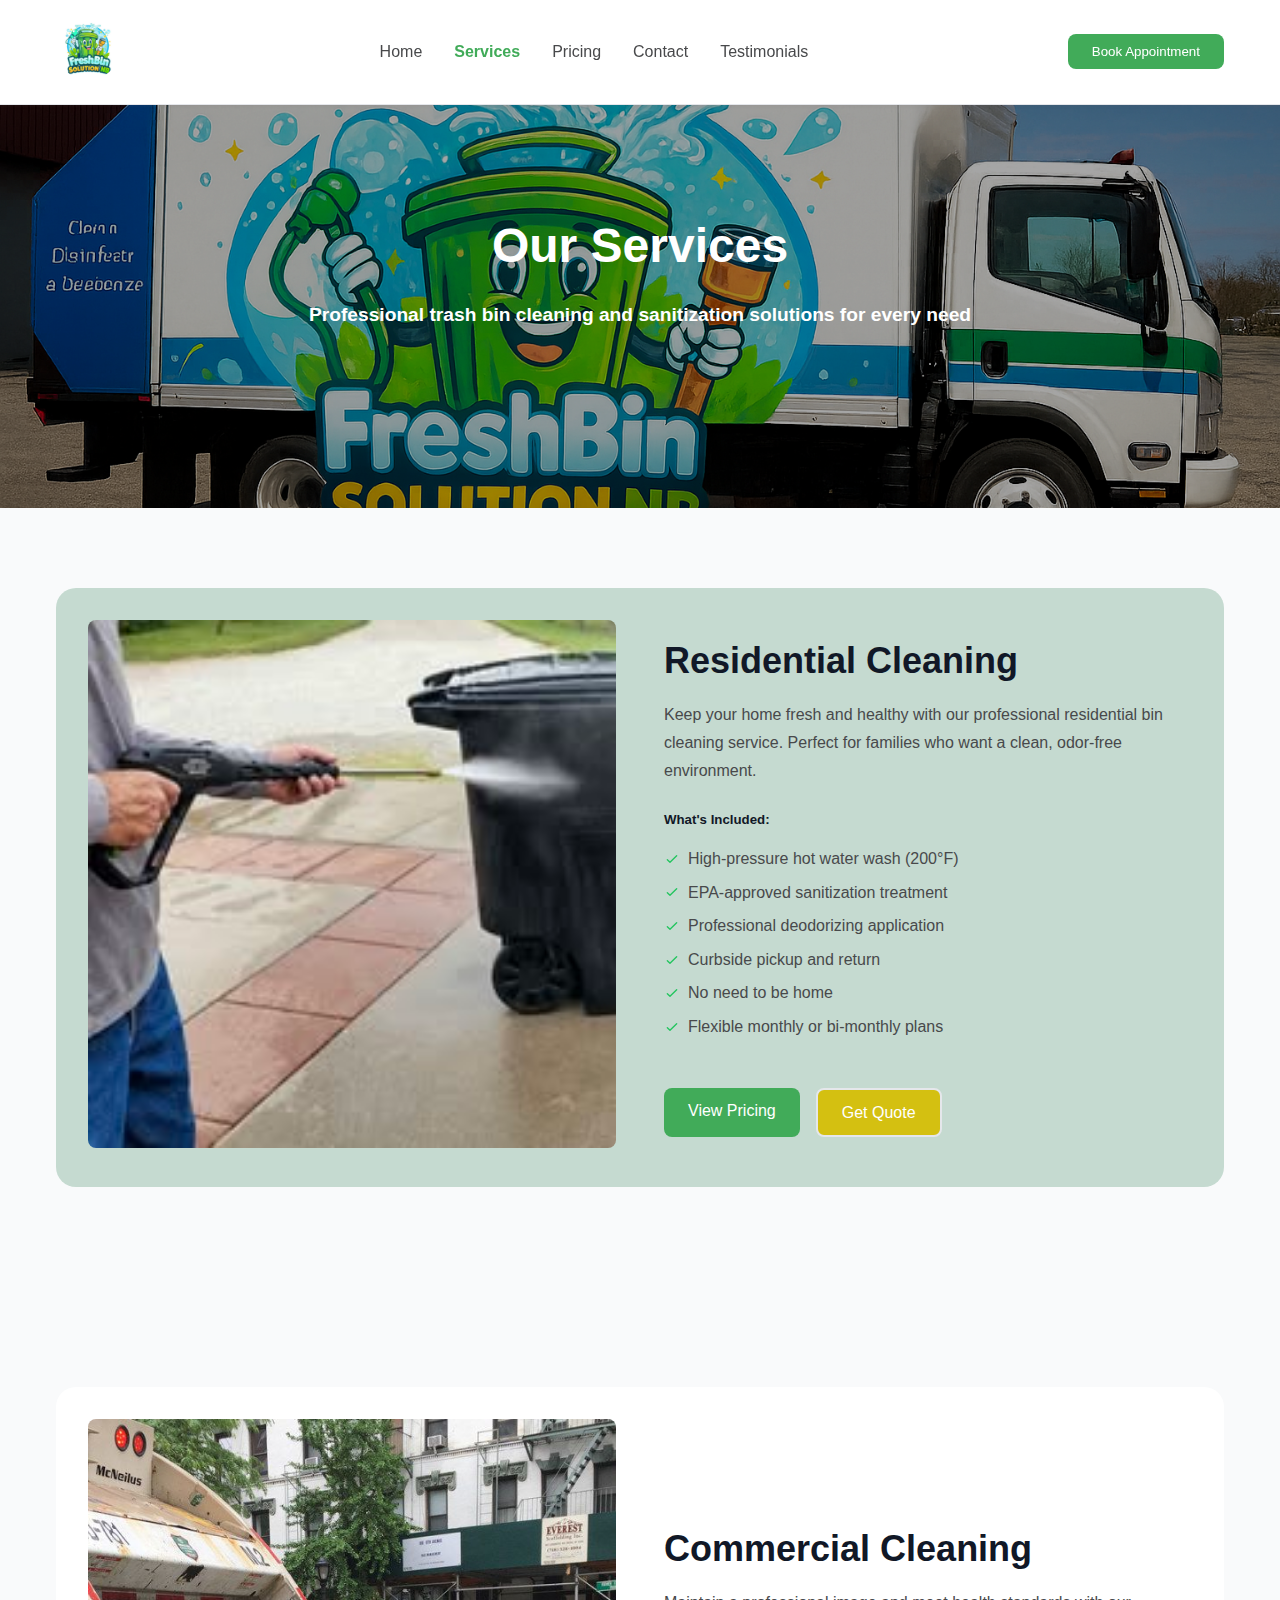
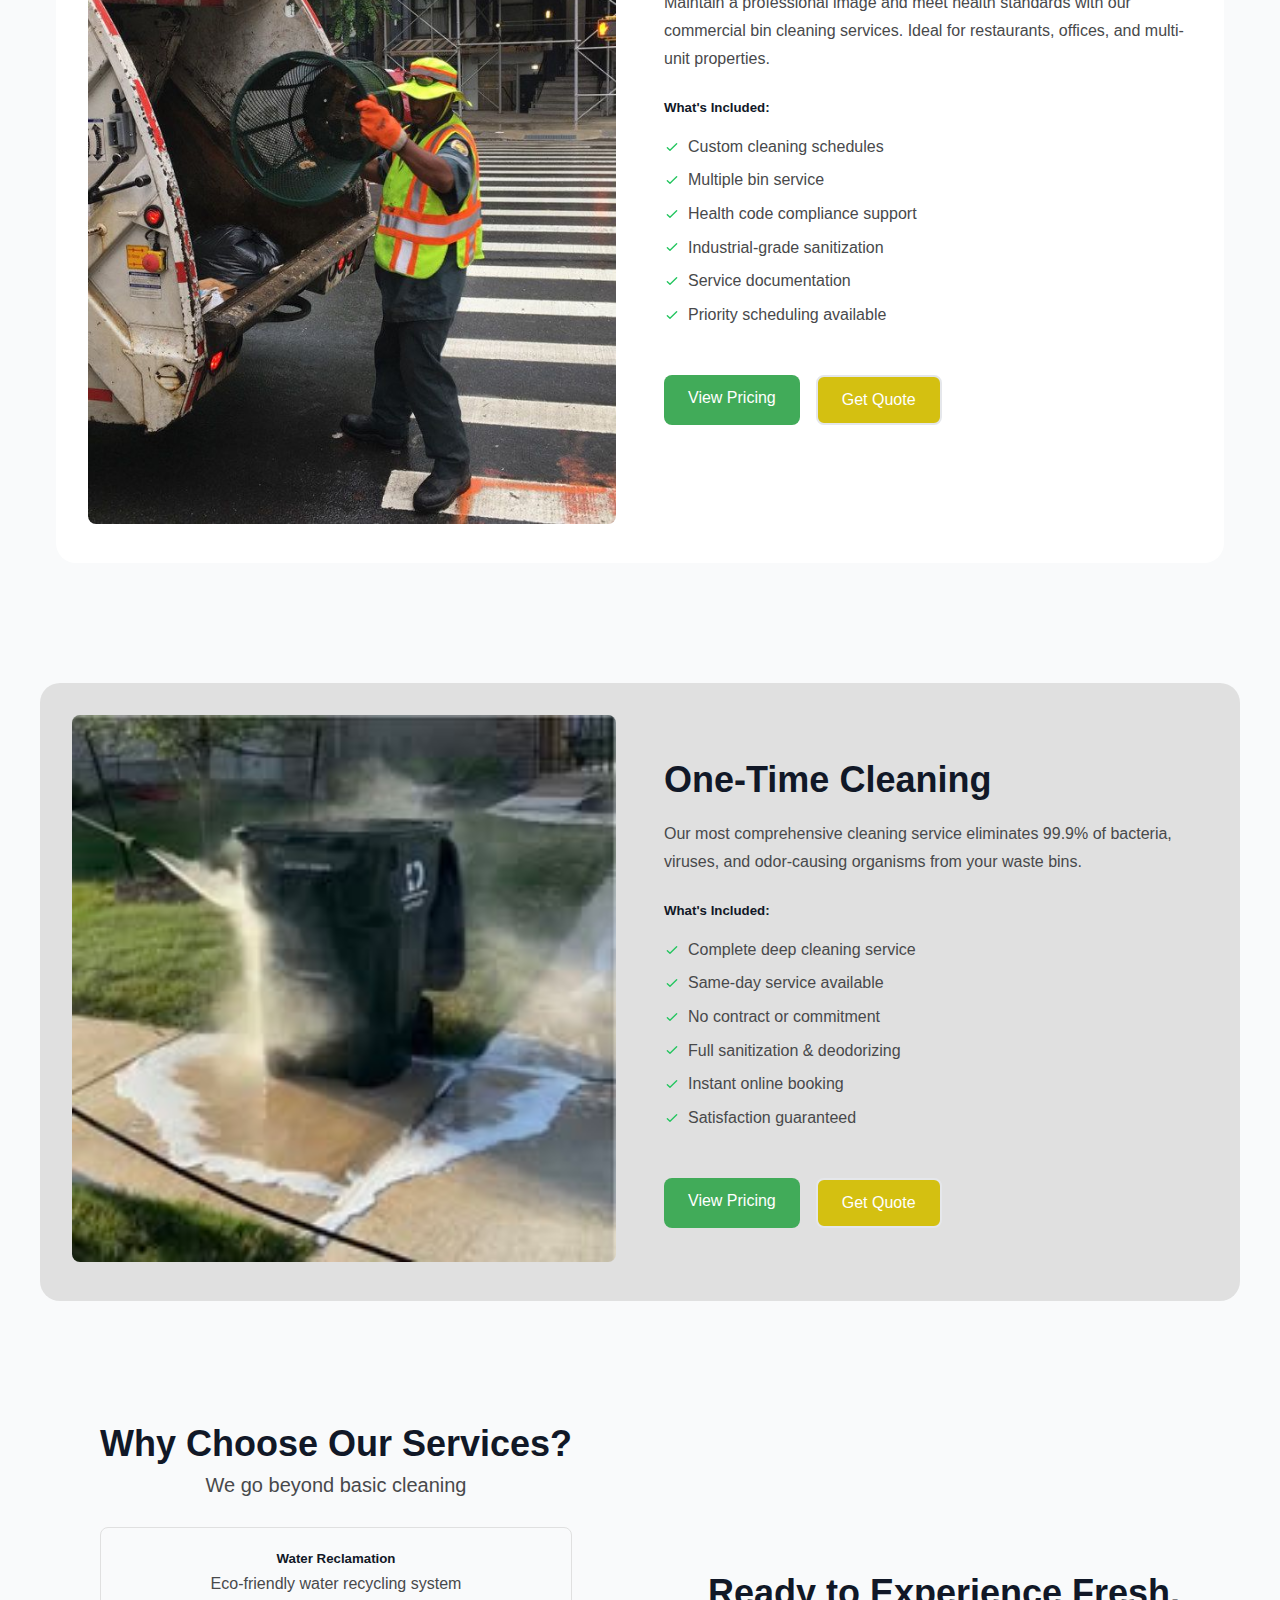
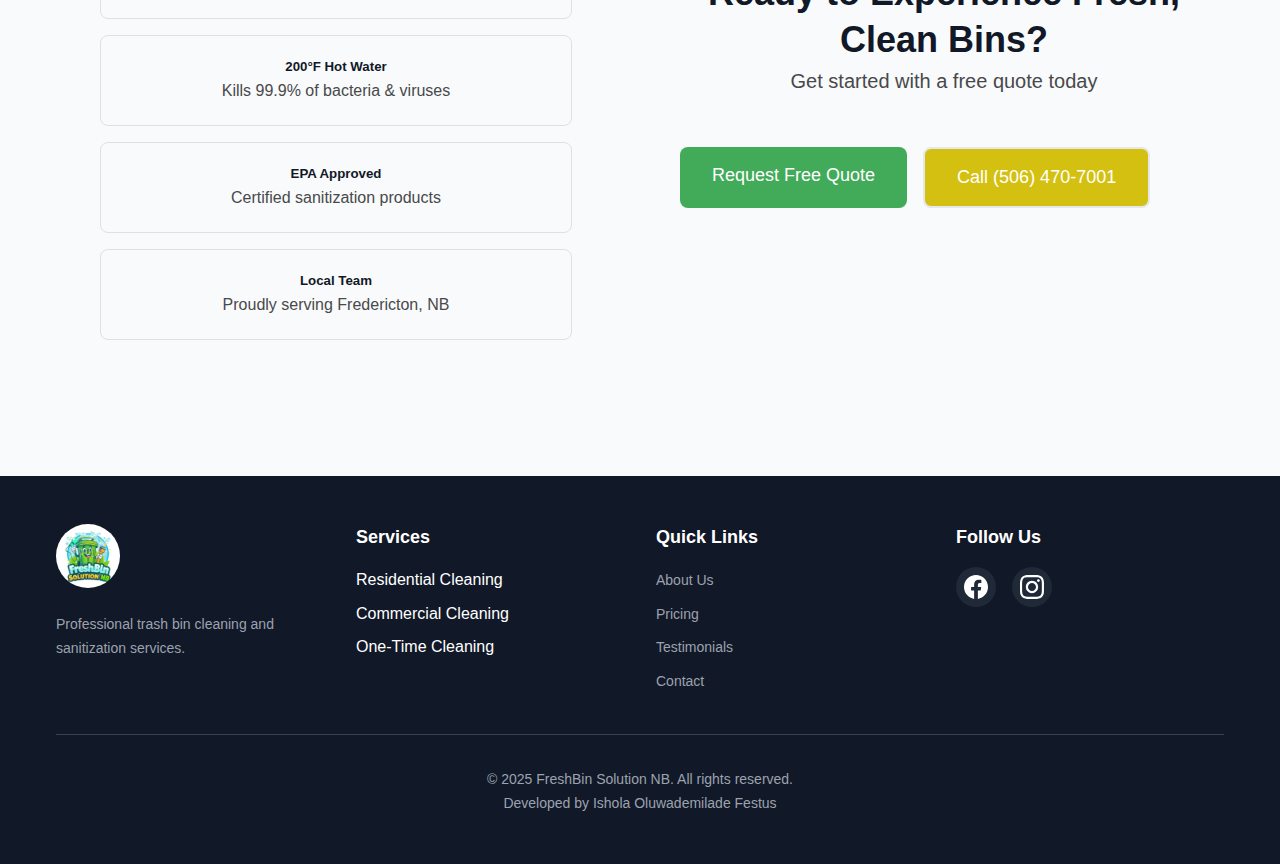
<file: services.html>
<!DOCTYPE html>
<html lang="en">
<head>
    <meta charset="UTF-8">
    <meta name="viewport" content="width=device-width, initial-scale=1.0">
    <title>FreshBin Solution NB - Waste Management</title>
    <link rel="stylesheet" href="styles.css">
    <link rel="stylesheet" href="services.css">
    <link href="https://fonts.googleapis.com/css2?family=Material+Symbols+Outlined" rel="stylesheet">


</head>
<body>
    <!-- Header -->
    <header class="header">
        <div class="container">
            <div class="header-content">
                <div class="logo">
                    <img src="/src/Freshbin.png" alt="FreshBin Solution NB" class="logo-img">
                </div>
                
                <nav class="nav" id="nav">
                    <a href="index.html" class="nav-link">Home</a>
                    <a href="services.html" class="nav-link active">Services</a>
                    <a href="pricing.html" class="nav-link">Pricing</a>
                    <a href="contact.html" class="nav-link">Contact</a>
                    <a href="testimonials.html" class="nav-link">Testimonials</a>
                </nav>

                <div class="header-actions">
                    <button class="btn btn-primary"><a href="contact.html">Book Appointment</a></button>
                    <button class="mobile-menu-btn" id="mobileMenuBtn">
                        <svg class="icon" fill="none" stroke="currentColor" viewBox="0 0 24 24">
                            <path stroke-linecap="round" stroke-linejoin="round" stroke-width="2" d="M4 6h16M4 12h16M4 18h16"/>
                        </svg>
                    </button>
                </div>
            </div>
        </div>
    </header>
    <!-- Page Header -->
    <section class="page-header ff-land text-white services">
        <div class="container first-land">
            <div class="row align-items-center section-header">
                <div class="col-lg-8 ">
                    <h1 class="display-3 fw-bold mb-3">Our Services</h1>
                    <p class="sub-lead mb-0">Professional trash bin cleaning and sanitization solutions for every need</p>
                </div>
                <div class="col-lg-4 text-lg-end">
                    <i class="bi bi-gear-fill" style="font-size: 120px; opacity: 0.2;"></i>
                </div>
            </div>
        </div>
    </section>

    <!-- Residential Cleaning -->
    <section class="section-padding bg-light">
        <div class="container">
            <div class="row g-5">
                <div class="col-lg-6 container residential-service" id="residential">
                    <div class="about-grid">
                        <div class="service-detail-image about-second-grid">
                            <div class="residential-image">
                                <img src="/src/img2.jpg" alt="Residential Cleaning">
                            </div>
                            <div class="service-detail-badge">
                                <i class="bi bi-house-door"></i>
                            </div>
                        </div>
                        <div class="service-detail-content service-content">
                            <h2 class="h2">Residential Cleaning</h2>
                            <p class="text-muted mb-4">Keep your home fresh and healthy with our professional residential bin cleaning service. Perfect for families who want a clean, odor-free environment.</p>
                            
                            <h5 class="mb-3">What's Included:</h5>
                            <ul class="service-features mb-4">
                                <li><svg class="icon icon-small" fill="none" stroke="currentColor" viewBox="0 0 24 24"><path stroke-linecap="round" stroke-linejoin="round" stroke-width="2" d="M5 13l4 4L19 7"/></svg> High-pressure hot water wash (200°F)</li>
            
                                <li><svg class="icon icon-small" fill="none" stroke="currentColor" viewBox="0 0 24 24"><path stroke-linecap="round" stroke-linejoin="round" stroke-width="2" d="M5 13l4 4L19 7"/></svg> EPA-approved sanitization treatment</li>
                                <li><svg class="icon icon-small" fill="none" stroke="currentColor" viewBox="0 0 24 24"><path stroke-linecap="round" stroke-linejoin="round" stroke-width="2" d="M5 13l4 4L19 7"/></svg> Professional deodorizing application</li>
                                <li><svg class="icon icon-small" fill="none" stroke="currentColor" viewBox="0 0 24 24"><path stroke-linecap="round" stroke-linejoin="round" stroke-width="2" d="M5 13l4 4L19 7"/></svg> Curbside pickup and return</li>
                                <li><svg class="icon icon-small" fill="none" stroke="currentColor" viewBox="0 0 24 24"><path stroke-linecap="round" stroke-linejoin="round" stroke-width="2" d="M5 13l4 4L19 7"/></svg> No need to be home</li>
                                <li><svg class="icon icon-small" fill="none" stroke="currentColor" viewBox="0 0 24 24"><path stroke-linecap="round" stroke-linejoin="round" stroke-width="2" d="M5 13l4 4L19 7"/></svg> Flexible monthly or bi-monthly plans</li>
                            </ul>
                            
                            <div class="button-group">
                                <a href="pricing.html" class="btn btn-primary">View Pricing</a>
                                <a href="contact.html" class="btn btn-outline">Get Quote</a>
                            </div>
                        </div>
                    </div>
                </div>
            </div>
        </div>
    </section>

                        <!-- Commercial Cleaning -->
<section class="section-padding bg-light">
        <div class="container">
            <div class="row g-5">
                <div class="col-lg-6 container residential-service" id="commercial">
                    <div class="about-grid">
                        <div class="service-detail-image about-second-grid">
                            <div class="residential-image">
                                <img src="/src/The quest to redesign NYC’s garbage cans.jpg" alt="Residential Cleaning">
                            </div>
                            <div class="service-detail-badge">
                                <i class="bi bi-house-door"></i>
                            </div>
                        </div>
                        <div class="service-detail-content service-content">
                            <h2 class="h2">Commercial Cleaning</h2>
                            <p class="text-muted mb-4">Maintain a professional image and meet health standards with our commercial bin cleaning services. Ideal for restaurants, offices, and multi-unit properties.</p>
                            
                            <h5 class="mb-3">What's Included:</h5>
            <ul class="service-features mb-4">
                <li><svg class="icon icon-small" fill="none" stroke="currentColor" viewBox="0 0 24 24"><path stroke-linecap="round" stroke-linejoin="round" stroke-width="2" d="M5 13l4 4L19 7"/></svg> Custom cleaning schedules</li>
            
                <li><svg class="icon icon-small" fill="none" stroke="currentColor" viewBox="0 0 24 24"><path stroke-linecap="round" stroke-linejoin="round" stroke-width="2" d="M5 13l4 4L19 7"/></svg> Multiple bin service</li>
                <li><svg class="icon icon-small" fill="none" stroke="currentColor" viewBox="0 0 24 24"><path stroke-linecap="round" stroke-linejoin="round" stroke-width="2" d="M5 13l4 4L19 7"/></svg> Health code compliance support</li>
                <li><svg class="icon icon-small" fill="none" stroke="currentColor" viewBox="0 0 24 24"><path stroke-linecap="round" stroke-linejoin="round" stroke-width="2" d="M5 13l4 4L19 7"/></svg> Industrial-grade sanitization</li>
                <li><svg class="icon icon-small" fill="none" stroke="currentColor" viewBox="0 0 24 24"><path stroke-linecap="round" stroke-linejoin="round" stroke-width="2" d="M5 13l4 4L19 7"/></svg> Service documentation</li>
                <li><svg class="icon icon-small" fill="none" stroke="currentColor" viewBox="0 0 24 24"><path stroke-linecap="round" stroke-linejoin="round" stroke-width="2" d="M5 13l4 4L19 7"/></svg> Priority scheduling available</li>
            </ul>
                            
                            <div class="button-group">
                                <a href="pricing.html" class="btn btn-primary">View Pricing</a>
                                <a href="contact.html" class="btn btn-outline">Get Quote</a>
                            </div>
                        </div>
                    </div>
                </div>
            </div>
        </div>
    </section>

                <!-- One-time Cleaning -->
                <div class="col-lg-6 container residential-service" id="one-time">
                    <div class="about-grid">
                        <div class="service-detail-image about-second-grid">
                            <div class="residential-image">
                                <img src="/src/boin.jpg" alt="Residential Cleaning">
                            </div>
                            <div class="service-detail-badge">
                                <i class="bi bi-house-door"></i>
                            </div>
                        </div>
                        <div class="service-detail-content service-content">
                            <h2 class="h2">One-Time Cleaning</h2>
                            <p class="text-muted mb-4">Our most comprehensive cleaning service eliminates 99.9% of bacteria, viruses, and odor-causing organisms from your waste bins.</p>
                            
                            <h5 class="mb-3">What's Included:</h5>
                            <ul class="service-features mb-4">
                                <li><svg class="icon icon-small" fill="none" stroke="currentColor" viewBox="0 0 24 24"><path stroke-linecap="round" stroke-linejoin="round" stroke-width="2" d="M5 13l4 4L19 7"/></svg> Complete deep cleaning service</li>
                                <li><svg class="icon icon-small" fill="none" stroke="currentColor" viewBox="0 0 24 24"><path stroke-linecap="round" stroke-linejoin="round" stroke-width="2" d="M5 13l4 4L19 7"/></svg> Same-day service available</li>
                                <li><svg class="icon icon-small" fill="none" stroke="currentColor" viewBox="0 0 24 24"><path stroke-linecap="round" stroke-linejoin="round" stroke-width="2" d="M5 13l4 4L19 7"/></svg> No contract or commitment</li>
                                <li><svg class="icon icon-small" fill="none" stroke="currentColor" viewBox="0 0 24 24"><path stroke-linecap="round" stroke-linejoin="round" stroke-width="2" d="M5 13l4 4L19 7"/></svg> Full sanitization & deodorizing</li>
                                <li><svg class="icon icon-small" fill="none" stroke="currentColor" viewBox="0 0 24 24"><path stroke-linecap="round" stroke-linejoin="round" stroke-width="2" d="M5 13l4 4L19 7"/></svg> Instant online booking</li>
                                <li><svg class="icon icon-small" fill="none" stroke="currentColor" viewBox="0 0 24 24"><path stroke-linecap="round" stroke-linejoin="round" stroke-width="2" d="M5 13l4 4L19 7"/></svg> Satisfaction guaranteed</li>
                            </ul>
                            
                            <div class="button-group">
                                <a href="pricing.html" class="btn btn-primary">View Pricing</a>
                                <a href="contact.html" class="btn btn-outline">Get Quote</a>
                            </div>
                        </div>
                    </div>
                </div>

    <!-- Why Choose Us -->
    <section class="section-padding bg-white">
        <div class="col-lg-6 container residential-service">
            <div class="about-grid">
                <div class="container">
                    <div class="text-center mb-5">
                        <h2 class="display-5 fw-bold mb-3">Why Choose Our Services?</h2>
                        <p class="lead text-muted">We go beyond basic cleaning</p>
                    </div>
            <div class="row g-4">
                <div class="col-md-3 col-sm-6">
                    <div class="why-choose-card text-center">
                        <div class="why-choose-icon">
                            <i class="bi bi-droplet"></i>
                        </div>
                        <h5 class="mb-2">Water Reclamation</h5>
                        <p class="text-muted small mb-0">Eco-friendly water recycling system</p>
                    </div>
                </div>
                <div class="col-md-3 col-sm-6">
                    <div class="why-choose-card text-center">
                        <div class="why-choose-icon">
                            <i class="bi bi-thermometer-high"></i>
                        </div>
                        <h5 class="mb-2">200°F Hot Water</h5>
                        <p class="text-muted small mb-0">Kills 99.9% of bacteria & viruses</p>
                    </div>
                </div>
                <div class="col-md-3 col-sm-6">
                    <div class="why-choose-card text-center">
                        <div class="why-choose-icon">
                            <i class="bi bi-award"></i>
                        </div>
                        <h5 class="mb-2">EPA Approved</h5>
                        <p class="text-muted small mb-0">Certified sanitization products</p>
                    </div>
                </div>
                <div class="col-md-3 col-sm-6">
                    <div class="why-choose-card text-center">
                        <div class="why-choose-icon">
                            <i class="bi bi-people"></i>
                        </div>
                        <h5 class="mb-2">Local Team</h5>
                        <p class="text-muted small mb-0">Proudly serving Fredericton, NB</p>
                    </div>
                </div>
            </div>
        </div>

    <!-- CTA Section -->
        <div class="container text-center">
            <h2 class="display-4 fw-bold mb-4">Ready to Experience Fresh, Clean Bins?</h2>
            <p class="lead mb-5">Get started with a free quote today</p>
            <div class="d-flex flex-column flex-sm-row gap-3 justify-content-center button-group">
                <a href="contact.html" class="btn btn-primary btn-lg">Request Free Quote</a>
                <a href="tel:+15061234567" class="btn btn-outline btn-lg">
                    <i class="bi bi-telephone me-2"></i>Call (506) 470-7001
                </a>
            </div>
        </div>
    </div>
        </div>
        
    </section>

    <!-- Footer -->
<footer class="footer">
        <div class="container">
            <div class="footer-grid">
                <div class="footer-col">
                    <div class="footer-logo">
                        <img src="/src/Freshbin.png" alt="FreshBin Solution NB" class="logo-img">
                    </div>
                    <p>Professional trash bin cleaning and sanitization services.</p>
                </div>

                <div class="footer-col">
                    <h4>Services</h4>
                    <ul>
                        <li>Residential Cleaning</li>
                        <li>Commercial Cleaning</li>
                        <li>One-Time Cleaning</li>
                    </ul>
                </div>

                <div class="footer-col">
                    <h4>Quick Links</h4>
                    <ul>
                        <li><a href="about.html">About Us</a></li>
                        <li><a href="pricing.html">Pricing</a></li>
                        <li><a href="testimonials.html">Testimonials</a></li>
                        <li><a href="contact.html">Contact</a></li>
                    </ul>
                </div>

                <div class="footer-col">
                    <h4>Follow Us</h4>
                    <div class="social-links">
                        <a href="https://facebook.com/freshbinsolutionnb" class="social-link">
                            <svg class="icon" fill="currentColor" viewBox="0 0 24 24">
                                <path d="M24 12.073c0-6.627-5.373-12-12-12s-12 5.373-12 12c0 5.99 4.388 10.954 10.125 11.854v-8.385H7.078v-3.47h3.047V9.43c0-3.007 1.792-4.669 4.533-4.669 1.312 0 2.686.235 2.686.235v2.953H15.83c-1.491 0-1.956.925-1.956 1.874v2.25h3.328l-.532 3.47h-2.796v8.385C19.612 23.027 24 18.062 24 12.073z"/>
                            </svg>
                        </a>
                        <a href="https://instagram.com/freshbinsolutionnb" class="social-link">
                            <svg class="icon" fill="currentColor" viewBox="0 0 24 24">
                                <path d="M12 0C8.74 0 8.333.015 7.053.072 5.775.132 4.905.333 4.14.63c-.789.306-1.459.717-2.126 1.384S.935 3.35.63 4.14C.333 4.905.131 5.775.072 7.053.012 8.333 0 8.74 0 12s.015 3.667.072 4.947c.06 1.277.261 2.148.558 2.913.306.788.717 1.459 1.384 2.126.667.666 1.336 1.079 2.126 1.384.766.296 1.636.499 2.913.558C8.333 23.988 8.74 24 12 24s3.667-.015 4.947-.072c1.277-.06 2.148-.262 2.913-.558.788-.306 1.459-.718 2.126-1.384.666-.667 1.079-1.335 1.384-2.126.296-.765.499-1.636.558-2.913.06-1.28.072-1.687.072-4.947s-.015-3.667-.072-4.947c-.06-1.277-.262-2.149-.558-2.913-.306-.789-.718-1.459-1.384-2.126C21.319 1.347 20.651.935 19.86.63c-.765-.297-1.636-.499-2.913-.558C15.667.012 15.26 0 12 0zm0 2.16c3.203 0 3.585.016 4.85.071 1.17.055 1.805.249 2.227.415.562.217.96.477 1.382.896.419.42.679.819.896 1.381.164.422.36 1.057.413 2.227.057 1.266.07 1.646.07 4.85s-.015 3.585-.074 4.85c-.061 1.17-.256 1.805-.421 2.227-.224.562-.479.96-.899 1.382-.419.419-.824.679-1.38.896-.42.164-1.065.36-2.235.413-1.274.057-1.649.07-4.859.07-3.211 0-3.586-.015-4.859-.074-1.171-.061-1.816-.256-2.236-.421-.569-.224-.96-.479-1.379-.899-.421-.419-.69-.824-.9-1.38-.165-.42-.359-1.065-.42-2.235-.045-1.26-.061-1.649-.061-4.844 0-3.196.016-3.586.061-4.861.061-1.17.255-1.814.42-2.234.21-.57.479-.96.9-1.381.419-.419.81-.689 1.379-.898.42-.166 1.051-.361 2.221-.421 1.275-.045 1.65-.06 4.859-.06l.045.03zm0 3.678c-3.405 0-6.162 2.76-6.162 6.162 0 3.405 2.76 6.162 6.162 6.162 3.405 0 6.162-2.76 6.162-6.162 0-3.405-2.76-6.162-6.162-6.162zM12 16c-2.21 0-4-1.79-4-4s1.79-4 4-4 4 1.79 4 4-1.79 4-4 4zm7.846-10.405c0 .795-.646 1.44-1.44 1.44-.795 0-1.44-.646-1.44-1.44 0-.794.646-1.439 1.44-1.439.793-.001 1.44.645 1.44 1.439z"/>
                            </svg>
                        </a>
                    </div>
                </div>
            </div>

            <div class="footer-bottom">
                <p>&copy; 2025 FreshBin Solution NB. All rights reserved.<br> Developed by Ishola Oluwademilade Festus</p>
            </div>
        </div>
    </footer>

    <!-- Bootstrap 5 JS Bundle -->
    <script src="https://cdn.jsdelivr.net/npm/bootstrap@5.3.0/dist/js/bootstrap.bundle.min.js"></script>
    
    <!-- Custom JS -->
    <script src="script.js"></script>
</body>
</html>
</file>
<file: styles.css>
* {
    margin: 0;
    padding: 0;
    box-sizing: border-box;
}

:root {
    --primary-color: #41AB59;
    --primary-hover: #119c32;
    --primary-light: #10b981;
    --container-bg: #C5DAD0;
    --text-dark: #111827;
    --text-gray: #48494b;
    --text-light: #9ca3af;
    --brand-color: #D4C011;
    --bg-gray: #f9fafb;
    --bg-green: #ecfdf5;
    --border-color: #e5e7eb;
    --success-color: #22c55e;
    --white: #ffffff;
    --shadow-sm: 0 1px 3px rgba(105, 80, 80, 0.1);
    --shadow-md: 0 4px 6px rgba(0, 0, 0, 0.1);
    --shadow-lg: 0 10px 25px rgba(0, 0, 0, 0.15);
}

body {
    font-family: -apple-system, BlinkMacSystemFont, 'Segoe UI', 'Roboto', 'Oxygen', 'Ubuntu', 'Cantarell', sans-serif;
    line-height: 1.6;
    color: var(--text-dark);
    overflow-x: hidden;
    background-color: var(--bg-gray);
}

#container {
    max-width: 1200px;
    margin: 0 auto;
    padding: 2rem;
    background-color: var(--container-bg);
    border-radius: 20px;
}

.container {
    max-width: 1200px;
    margin: 0 auto;
    padding: 0 1rem;
}
.ff-land {
  background-color: black;
  position: relative;
  overflow: hidden;
  margin: auto;
  color: white;
}

.ff-land::before {
  content: "";
  position: absolute;
  top: 0;
  left: 0;
  height: 100%;
  width: 100%;
  background-image: url('/src/FreshBin Truck with Vibrant Graphic Design.png');
  background-size: cover;
  background-position: center;
  opacity: 0.65;
  transition: all 0.5s ease;
  z-index: 1;
}

.ff-land:hover::before {
  filter: blur(5px);
  opacity: 0.5;
}

.first-land {
  position: relative;
  z-index: 2;
  opacity: 1;
  padding: 5rem;
  height: fit-content;
  border-radius: 15px;
}

.sub-lead {
    color: white;
    font-weight: 700;
    font-size: 1.2rem;
}

#first-span {
    color: var(--primary-color);
}

#second-span {
    color: var(--brand-color);
}

/* Typography */
h1 {
    font-size: 3rem;
    font-weight: 800;
    line-height: 1.2;
    margin-bottom: 1.5rem;
}

h2 {
    font-size: 2.25rem;
    font-weight: 700;
    line-height: 1.3;
}

h3 {
    font-size: 1.5rem;
    font-weight: 600;
    line-height: 1.4;
}

h4 {
    font-size: 1.125rem;
    font-weight: 600;
    line-height: 1.5;
}

p {
    font-size: 1rem;
    line-height: 1.75;
    color: var(--text-gray); 
}

/* Icons */
.icon {
    width: 1.5rem;
    height: 1.5rem;
}

.icon-small {
    width: 1rem;
    height: 1rem;
}

.icon-check {
    color: var(--success-color);
}



/* Buttons */
.btn {
    display: inline-block;
    padding: 0.625rem 1.5rem;
    border-radius: 0.5rem;
    font-weight: 500;
    text-align: center;
    cursor: pointer;
    border: none;
    transition: all 0.3s ease;
    text-decoration: none;
}

a {
    text-decoration: none;
}

.nav-link.active {
  color: #41AB59 !important;
  position: relative;
  font-weight: 700;
  font-size: 1rem;
}

.btn a {
    color: white;
}

.btn-primary {
    background-color: var(--primary-color);
    color: var(--white);
}

.btn-primary:hover {
    background-color: var(--primary-hover);
    transform: translateY(-2px);
    box-shadow: var(--shadow-md);
}

.btn-outline {
    background-color: var(--brand-color);
    color: var(--white);
    border: 2px solid var(--border-color);
}

.btn-outline:hover {
    background-color: var(--primary-color);
    color: var(--white);
}

.btn-lg {
    padding: 0.875rem 2rem;
    font-size: 1.125rem;
}

#special-card {
    background-color: var(--container-bg);
}

#special-card .price-btn {
    margin-top: 5rem;
}

.btn-full {
    width: 100%;
}

.price-btn {
    margin-top: 3rem;
    background-color: var(--brand-color);
}

.price-btn:hover {
    background-color: var(--primary-color);
    color: var(--white);
}

/* Badge */
.badge {
    display: inline-block;
    background-color: var(--primary-color);
    color: var(--white);
    padding: 0.5rem 1rem;
    border-radius: 10px;
    font-weight: 500;
    font-size: 0.875rem;
    margin-bottom: 2rem;
}

/* Header */
.header {
    background-color: var(--white);
    border-bottom: 1px solid var(--border-color);
    position: sticky;
    top: 0;
    z-index: 1000;
    box-shadow: var(--shadow-sm);
}

.header-content {
    display: flex;
    align-items: center;
    justify-content: space-between;
    padding: 1rem 0;
}

.logo-img {
    border-radius: 50%;
    height: 4rem;
    width: auto;
}

.nav {
    display: none;
    gap: 2rem;
}

.nav-link {
    color: var(--text-gray);
    text-decoration: none;
    font-weight: 500;
    transition: color 0.3s ease;
}

.nav-link:hover {
    color: var(--primary-color);
}

.header-actions {
    display: flex;
    align-items: center;
    gap: 1rem;
}

.phone-number {
    display: none;
    align-items: center;
    gap: 0.5rem;
    color: var(--text-gray);
}

.mobile-menu-btn {
    display: block;
    background: none;
    border: none;
    cursor: pointer;
    color: var(--text-dark);
}

/* Hero Section */
.hero {
    background: linear-gradient(135deg, var(--bg-green) 0%, var(--white) 100%);
    padding: 3rem 0;
    box-shadow: var(--shadow-sm);
}

.hero-grid {
    display: grid;
    gap: 3rem;
    align-items: center;
}

.hero-content h1 {
    color: var(--text-dark);
}

.features-list {
    margin: 2rem 0;
}

.feature-item {
    display: flex;
    align-items: center;
    gap: 0.5rem;
    margin-bottom: 0.75rem;
    color: var(--text-gray);
}

.hero-buttons {
    display: flex;
    flex-wrap: wrap;
    gap: 1rem;
}

.hero-image-wrapper {
    position: relative;
}

.hero-image {
    border-radius: 1rem;
    overflow: hidden;
}

.hero-image img {
    width: 100%;
    height: 500px;
    object-fit: cover;
}

.hero-stats {
    position: absolute;
    bottom: -1.5rem;
    left: -1.5rem;
    background-color: var(--white);
    padding: 1.5rem;
    border-radius: 1rem;
    box-shadow: var(--shadow-lg);
    display: flex;
    align-items: center;
    gap: 1.5rem;
}

.truck-container{
    margin: 0 auto;
    padding: 5rem;
}

.truck-image {
    border-radius: 1rem;
    overflow: hidden;
}

.truck-image img {
    width: 100%;
    height: auto;
    object-fit: cover;
    transform: translateX(-150px);
    animation: slideInLeft 1s ease forwards;
}

@keyframes slideInLeft {
    from {
        opacity: 0;
        transform: translateX(-150px);
    }

    to {
        opacity: 1;
        transform: translateX(0);
    }
}

.stat {
    text-align: center;
}

.stat-value {
    font-size: 1.875rem;
    font-weight: 700;
    color: var(--primary-color);
}

.stat-label {
    font-size: 0.875rem;
    color: var(--text-gray);
}

.stat-divider {
    width: 1px;
    height: 3rem;
    background-color: var(--border-color);
}

/* Section Header */
.section-header {
    text-align: center;
    margin-bottom: 4rem;
}

.section-header .badge {
    margin-bottom: 1rem;
}

.section-header h2 {
    color: var(--text-dark);
    margin-bottom: 1rem;
}

.section-header p {
    max-width: 42rem;
    margin: 0 auto;
}

/* Services Section */
.services {
    padding: 2rem 0;
    background-color: var(--bg-gray);
}

.services-grid {
    display: grid;
    gap: 2rem;
}

.service-card {
    background-color: var(--container-bg);
    border-radius: 1rem;
    padding: 1rem;
    box-shadow: var(--shadow-sm);
    transition: all 0.3s ease;
}

.service-button {
    display: flex;
    justify-content: center;
    align-items: center;
    margin-top: 2rem;
    margin-bottom: 1rem;
}

.service-card:hover {
    box-shadow: var(--shadow-lg);
    transform: translateY(-5px);
}

.service-card-image {
    height: 200px;
    overflow-y: hidden;
    position: relative;
    border-radius: 1rem;
    margin-bottom: 1.5rem;
}

.service-card-image img {
    display: block;
    width: 100%;
    height: 100%;
    object-fit: cover;
}

.service-icon {
    position: absolute;
    left: 15px;        /* Pushes it to the LEFT */
    top: 20%;
    transform: translateY(-50%);
    width: 3rem;
    height: 3rem;
    background: var(--white);
    border-radius: 1rem;
    display: flex;
    align-items: center;
    justify-content: center;
    color: var(--primary-color);
    margin-bottom: 1.5rem;
}

.service-content h3 {
    color: var(--text-dark);
    margin-bottom: 0.75rem;
}

.service-content > p {
    margin-bottom: 1.5rem;
}

.service-features {
    list-style: none;
    margin-top: 1rem;
}

.service-features li {
    display: flex;
    align-items: center;
    gap: 0.5rem;
    margin-bottom: 0.5rem;
    color: var(--text-gray);
}

.service-features svg {
    color: var(--success-color);
}

/* Bins Section */
.bins {
    padding: 5rem 0;
    background-color: var(--white);
}

.bins-grid {
    display: grid;
    gap: 2rem;
    margin-bottom: 3rem;
}

.bin-card {
    background-color: var(--white);
    border: 2px solid var(--border-color);
    border-radius: 1rem;
    overflow: hidden;
    transition: all 0.3s ease;
    position: relative;
}

.bin-card:hover {
    border-color: var(--primary-color);
    box-shadow: var(--shadow-lg);
    transform: translateY(-5px);
}

.bin-card.featured {
    border-color: var(--primary-color);
    box-shadow: var(--shadow-md);
}

.featured-badge {
    position: absolute;
    top: 1rem;
    right: 1rem;
    background-color: var(--primary-color);
    color: var(--white);
    padding: 0.5rem 1rem;
    border-radius: 9999px;
    font-size: 0.875rem;
    font-weight: 600;
    z-index: 10;
}

.bin-size {
    background: linear-gradient(135deg, var(--primary-color) 0%, var(--primary-light) 100%);
    color: var(--white);
    padding: 1rem;
    text-align: center;
    font-size: 1.5rem;
    font-weight: 700;
}

.bin-image {
    height: 200px;
    overflow: hidden;
}

.bin-image img {
    width: 100%;
    height: 100%;
    object-fit: cover;
}

.bin-content {
    padding: 2rem;
}

.bin-price {
    display: flex;
    flex-direction: row;
    gap: 0.5rem;
    font-size: 4rem;
    font-weight: bold;
    color: var(--primary-color);
    margin-bottom: 0.5rem;
}

.bin-price span {
    display: flex;
    flex-direction: column;
    margin-top: 2rem;
    font-size: 1.5rem;
    font-weight: 700;
    color: var(--primary-color);
}

.bin-price span h5 {
    font-size: 1.2rem;
    font-weight: 600;
    color: var(--text-dark);
}

.bin-price span p {
    font-size: 0.875rem;
    font-weight: 500;
    color: var(--text-gray);
}

.bin-description {
    margin-bottom: 1.5rem;
    font-size: 1.125rem;
    color: var(--text-dark);
}

.bin-specs {
    list-style: none;
    margin-bottom: 1.5rem;
    padding: 1rem;
    background-color: var(--bg-gray);
    border-radius: 0.5rem;
}

.bin-specs li {
    padding: 0.5rem 0;
    color: var(--text-gray);
    font-size: 0.875rem;
}

.bin-ideal {
    background-color: var(--bg-green);
    padding: 1rem;
    border-radius: 0.5rem;
    margin-bottom: 1.5rem;
}

.bin-ideal strong {
    display: block;
    color: var(--primary-color);
    margin-bottom: 0.5rem;
}

.bin-ideal span {
    color: var(--text-gray);
    font-size: 0.875rem;
}

.bin-note {
    background-color: var(--bg-green);
    padding: 1.5rem;
    border-radius: 0.5rem;
    text-align: center;
}

.bin-note p {
    margin: 0;
}

/* How It Works Section */
.how-it-works {
    padding: 2rem 0;
    background-color: var(--bg-gray);
}

.steps-grid {
    display: grid;
    gap: 2rem;
}

.stat-icon {
    background-color: var(--primary-color);
    color: var(--brand-color)!important;
    border-radius: 50%;
    padding: 0.5rem;
    font-size: 2rem;
}

.step-card {
    background-color: var(--white);
    padding: 1rem;
    border-radius: 1rem;
    text-align: center;
    position: relative;
    box-shadow: var(--shadow-sm);
    transition: all 0.3s ease;
}

.step-card:hover {
    box-shadow: var(--shadow-lg);
    transform: translateY(-5px);
}

.step-number {
    position: absolute;
    top: -1rem;
    left: 50%;
    transform: translateX(-50%);
    width: 3rem;
    height: 3rem;
    background: linear-gradient(135deg, var(--primary-color) 0%, var(--primary-light) 100%);
    color: var(--white);
    border-radius: 50%;
    display: flex;
    align-items: center;
    justify-content: center;
    font-size: 1.5rem;
    font-weight: 700;
    box-shadow: var(--shadow-md);
}

.step-icon {
    width: 4rem;
    height: 4rem;
    background-color: var(--bg-green);
    color: var(--primary-color);
    border-radius: 1rem;
    display: flex;
    align-items: center;
    justify-content: center;
    margin: 2rem auto 1.5rem;
}

.step-card h3 {
    color: var(--text-dark);
    margin-bottom: 1rem;
}

.testimonials {
    padding: 2rem 0;
    background-color: var(--bg-gray);
}

.testimonial container .section-header {
    margin-top: 2rem;
}

/* Testimonials Section */
.testimonials-grid {
    display: grid;
    gap: 2rem;
}

.testimonial-card {
    background-color: var(--white);
    padding: 2rem;
    border-radius: 1rem;
    box-shadow: var(--shadow-sm);
    transition: all 0.3s ease;
    text-align: center;
}

.testimonial-card:hover {
    box-shadow: var(--shadow-lg);
    transform: translateY(-5px);
}

.stars {
    display: flex;
    justify-content: center;
    align-items: center;
    gap: 0.05rem;
    margin-bottom: 2rem;
}

.stars span {
    color: gold;
}

.testimonial-author {
    text-align: center;
    margin-top: 1rem;
    font-weight: bold;
}

/* About Section */
.about {
    padding: 2rem 0;
    background-color: var(--white);
}

.about-grid {
    display: grid;
    gap: 3rem;
    align-items: center;
}

.about-image {
    overflow: hidden;
    display: flex;
    justify-content: center;
    align-items: center;
}

.about-image img {
    width: 50%;
    height: 250px;
    object-fit: cover;
}

.about-content .badge {
    margin-bottom: 1rem;
}

.about-content h2 {
    color: var(--text-dark);
    margin-bottom: 1.5rem;
}

.about-content p {
    margin-bottom: 1.5rem;
}

.stats-inline {
    display: grid;
    grid-template-columns: repeat(3, 1fr);
    gap: 2rem;
    margin: 2rem 0;
    padding: 2rem;
    background: var(--bg-gray);
    border-radius: 1rem;
}

#about-icon {
    color: var(--primary-color);
}

.material-symbols-outlined {
    font-size: 3rem;
    padding: 0.5rem;
    color: var(--primary-color);
}

.stat-inline {
    text-align: center;
}

.stat-inline-value {
    font-size: 2.25rem;
    font-weight: 700;
    color: var(--primary-color);
    margin-bottom: 0.3rem;
}

.stat-inline-label {
    font-size: 0.875rem;
    color: var(--text-gray);
}

.about-features {
    margin-top: 2rem;
}

.about-feature {
    display: flex;
    gap: 1rem;
    margin-bottom: 1.5rem;
}

.about-feature-icon {
    width: 3rem;
    height: 3rem;
    background-color: var(--bg-green);
    border-radius: 50%;
    display: flex;
    align-items: center;
    justify-content: center;
    flex-shrink: 0;
    color: var(--primary-color);
}

.about-feature h4 {
    color: var(--text-dark);
    margin-bottom: 0.25rem;
}

/* Contact Section */
.contact {
    padding: 5rem 0;
    background-color: var(--bg-gray);
}

.contact-grid {
    display: grid;
    gap: 2rem;
    max-width: 75rem;
    margin: 0 auto;
}

.contact-form-wrapper {
    background-color: var(--white);
    padding: 2rem;
    border-radius: 1rem;
    box-shadow: var(--shadow-sm);
}

.contact-form {
    display: flex;
    flex-direction: column;
    gap: 1.5rem;
}

.form-row {
    display: grid;
    gap: 1.5rem;
}

.form-group {
    display: flex;
    flex-direction: column;
}

.form-group label {
    display: block;
    color: var(--text-gray);
    margin-bottom: 0.5rem;
    font-weight: 500;
}

.form-group input,
.form-group select,
.form-group textarea {
    width: 100%;
    padding: 0.75rem 1rem;
    border: 2px solid var(--border-color);
    border-radius: 0.5rem;
    font-size: 1rem;
    font-family: inherit;
    transition: all 0.3s ease;
}

.form-group input:focus,
.form-group select:focus,
.form-group textarea:focus {
    outline: none;
    border-color: var(--primary-color);
    box-shadow: 0 0 0 3px rgba(5, 150, 105, 0.1);
}

.contact-info {
    display: flex;
    flex-direction: column;
    gap: 1.5rem;
}

.contact-card {
    background-color: var(--white);
    padding: 1.5rem;
    border-radius: 1rem;
    box-shadow: var(--shadow-sm);
    display: flex;
    gap: 1rem;
}

.contact-card-icon {
    width: 3rem;
    height: 3rem;
    background-color: var(--bg-green);
    border-radius: 50%;
    display: flex;
    align-items: center;
    justify-content: center;
    flex-shrink: 0;
    color: var(--primary-color);
}

.contact-card h4 {
    color: var(--text-dark);
    margin-bottom: 0.25rem;
}

.contact-card p {
    font-size: 0.875rem;
}

/* Footer */
.footer {
    background-color: #111827;
    color: var(--white);
    padding: 3rem 0;
}

.footer-grid {
    display: grid;
    gap: 2rem;
    margin-bottom: 2rem;
}

.footer-col h4 {
    color: var(--white);
    margin-bottom: 1rem;
}

.footer-col p {
    color: #9ca3af;
    font-size: 0.875rem;
}

.footer-col ul {
    list-style: none;
}

.footer-col ul li {
    margin-bottom: 0.5rem;
}

.footer-col ul li a {
    color: #9ca3af;
    text-decoration: none;
    transition: color 0.3s ease;
    font-size: 0.875rem;
}

.footer-col ul li a:hover {
    color: var(--primary-light);
}

.footer-logo {
    margin-bottom: 1rem;
}

.social-links {
    display: flex;
    gap: 1rem;
}

.social-link {
    width: 2.5rem;
    height: 2.5rem;
    background-color: #1f2937;
    border-radius: 50%;
    display: flex;
    align-items: center;
    justify-content: center;
    color: var(--white);
    transition: all 0.3s ease;
}

.social-link:hover {
    background-color: var(--primary-color);
    transform: translateY(-3px);
}

.footer-bottom {
    border-top: 1px solid #374151;
    padding-top: 2rem;
    text-align: center;
}

.footer-bottom p {
    color: #9ca3af;
    font-size: 0.875rem;
}

/* Responsive Design */
@media (min-width: 768px) {
    .nav {
        display: flex;
    }
    
    .mobile-menu-btn {
        display: none;
    }
    
    .services-grid {
        grid-template-columns: repeat(2, 1fr);
    }
    
    .bins-grid {
        grid-template-columns: repeat(2, 1fr);
    }

    .testimonials-grid {
        grid-template-columns: repeat(3, 1fr);
    }
    
    .steps-grid {
        grid-template-columns: repeat(5, 1fr);
    }
    
    .form-row {
        grid-template-columns: repeat(2, 1fr);
    }
    
    .footer-grid {
        grid-template-columns: repeat(2, 1fr);
    }
    
    .stats-inline {
        grid-template-columns: repeat(3, 1fr);
    }
}

@media (min-width: 1024px) {
    .phone-number {
        display: flex;
    }
    
    .hero-grid {
        grid-template-columns: repeat(2, 1fr);
    }
    
    .services-grid {
        grid-template-columns: repeat(3, 1fr);
    }
    
    .bins-grid {
        grid-template-columns: repeat(3, 1fr);
    }
    
    .steps-grid {
        grid-template-columns: repeat(4, 1fr);
    }
    
    .about-grid {
        grid-template-columns: repeat(2, 1fr);
    }
    
    .contact-grid {
        grid-template-columns: 2fr 1fr;
    }
    
    .footer-grid {
        grid-template-columns: repeat(4, 1fr);
    }
}

@media (max-width: 767px) {
    h1 {
        font-size: 2rem;
    }
    
    h2 {
        font-size: 1.75rem;
    }

    .truck-container {
        padding: 0rem;
    }

    .truck-image {
        border-radius: 0rem;
    }
    
    .hero {
        padding: 1rem 0;
    }

    #container {
        padding: 2rem;
    }
    
    .hero-stats {
        position: static;
        margin-top: 2rem;
    }
    
    .services,
    .bins,
    .how-it-works,
    .about,
    .contact {
        padding: 3rem 0;
    }
    
    .stats-inline {
        grid-template-columns: 1fr;
        gap: 1rem;
    }
}

/* Smooth Scrolling */
html {
    scroll-behavior: smooth;
}

/* Loading Animation */
@keyframes fadeInUp {
    from {
        opacity: 0;
        transform: translateY(30px);
    }
    to {
        opacity: 1;
        transform: translateY(0);
    }
}

.fade-in-up {
    animation: fadeInUp 0.6s ease-out;
}

/* Pricing Page Styles */
.bg-primary-gradient {
    background: linear-gradient(135deg, var(--primary-color) 0%, var(--primary-light) 100%);
}

.section-padding {
    padding: 5rem 0;
    animation: fadeInUp 0.6s ease-out;
}

.pricing-card-v2 {
    background: var(--white);
    border-radius: 1rem;
    padding: 2rem;
    box-shadow: var(--shadow-sm);
    transition: all 0.3s ease;
    position: relative;
    border: 2px solid transparent;
}

.pricing-card-v2:hover {
    box-shadow: var(--shadow-lg);
    transform: translateY(-5px);
    border-color: var(--primary-color);
}

.pricing-header h3 {
    color: var(--text-dark);
    margin-bottom: 0.5rem;
}

.pricing-price-v2 {
    display: flex;
    align-items: baseline;
    font-weight: 700;
    color: var(--primary-color);
    margin: 1rem 0;
    animation: priceGlow 2s infinite;
}

@keyframes priceGlow {
    0%, 100% { text-shadow: 0 0 5px rgba(65, 171, 89, 0.5); }
    50% { text-shadow: 0 0 15px rgba(65, 171, 89, 0.8); }
}

.currency {
    font-size: 2rem;
}

.amount {
    font-size: 4rem;
}

.decimal {
    font-size: 2rem;
}

.period {
    font-size: 1.5rem;
    color: var(--text-gray);
    margin-left: 0.25rem;
}

.pricing-features-v2 {
    list-style: none;
    padding: 0;
}

.pricing-features-v2 li {
    display: flex;
    align-items: center;
    gap: 0.5rem;
    margin-bottom: 0.5rem;
    color: var(--text-gray);
}

.pricing-card-popular {
    border-color: var(--primary-color);
    background: linear-gradient(135deg, var(--bg-green) 0%, var(--white) 100%);
    transform: scale(1.05);
    animation: popularPulse 3s infinite;
}

@keyframes popularPulse {
    0%, 100% { transform: scale(1.05); }
    50% { transform: scale(1.07); }
}

.popular-ribbon {
    position: absolute;
    top: -10px;
    right: 20px;
    background: var(--brand-color);
    color: var(--white);
    padding: 0.5rem 1rem;
    border-radius: 0.5rem;
    font-size: 0.875rem;
    font-weight: 600;
    transform: rotate(5deg);
    animation: ribbonPulse 2s infinite;
}

@keyframes ribbonPulse {
    0%, 100% { transform: rotate(5deg) scale(1); }
    50% { transform: rotate(5deg) scale(1.05); }
}

.commercial-features .d-flex {
    margin-bottom: 1rem;
}

.commercial-icon {
    width: 3rem;
    height: 3rem;
    background: var(--bg-green);
    border-radius: 50%;
    display: flex;
    align-items: center;
    justify-content: center;
    color: var(--primary-color);
    transition: all 0.3s ease;
}

.commercial-icon:hover {
    background: var(--primary-color);
    color: var(--white);
    transform: rotate(360deg);
}

.pricing-comparison-table {
    border-collapse: collapse;
    width: 100%;
    animation: tableSlideIn 0.8s ease-out;
}

@keyframes tableSlideIn {
    from {
        opacity: 0;
        transform: translateY(20px);
    }
    to {
        opacity: 1;
        transform: translateY(0);
    }
}

.pricing-comparison-table th,
.pricing-comparison-table td {
    padding: 1rem;
    text-align: center;
    border: 1px solid var(--border-color);
}

.pricing-comparison-table thead th {
    background: var(--primary-color);
    color: var(--white);
    font-weight: 600;
}

.pricing-comparison-table tbody tr:nth-child(even) {
    background: var(--bg-gray);
}

.pricing-comparison-table tbody tr:hover {
    background: var(--bg-green);
    transition: background 0.3s ease;
}

.cta-section {
    padding: 5rem 0;
    animation: fadeInUp 0.6s ease-out;
}

.cta-section .btn {
    animation: btnGlow 2s infinite;
}

@keyframes btnGlow {
    0%, 100% { box-shadow: 0 0 0 0 rgba(65, 171, 89, 0.7); }
    50% { box-shadow: 0 0 0 10px rgba(65, 171, 89, 0); }
}

/* Responsive for Pricing */
@media (max-width: 767px) {
    .section-padding {
        padding: 3rem 0;
    }

    .pricing-card-v2 {
        padding: 1.5rem;
    }

    .pricing-price-v2 {
        font-size: 2.5rem;
    }

    .amount {
        font-size: 3rem;
    }

    .cta-section {
        padding: 3rem 0;
    }
}
</file>
<file: contact.css>
/* Contact Page Specific Styles */

/* Page Header */
.page-header {
    padding: 5rem 0;
    position: relative;
    overflow: hidden;
}

.ff-land {
  background-color: black;
  position: relative;
  overflow: hidden;
  margin: auto;
  color: white;
}

.ff-land::before {
  content: "";
  position: absolute;
  top: 0;
  left: 0;
  height: 100%;
  width: 100%;
  background-image: url('/src/FreshBin Truck with Vibrant Graphic Design.png');
  background-size: cover;
  background-position: center;
  opacity: 0.65;
  transition: all 0.5s ease;
  z-index: 1;
}

.ff-land:hover::before {
  filter: blur(5px);
  opacity: 0.5;
}

.first-land {
  position: relative;
  z-index: 2;
  opacity: 1;
  padding: 5rem;
  height: fit-content;
  border-radius: 15px;
}

.sub-lead {
    color: white;
    font-weight: 700;
    font-size: 1.2rem;
}

.page-header .display-3 {
    animation: fadeInUp 1s ease-out;
}

.page-header .lead {
    animation: fadeInUp 1.2s ease-out;
}

.page-header .bi {
    animation: float 3s ease-in-out infinite;
}

@keyframes float {
    0%, 100% {
        transform: translateY(0);
    }
    50% {
        transform: translateY(-10px);
    }
}

/* Contact Section */
.section-padding {
    padding: 5rem 0;
}

.bg-light {
    background-color: var(--bg-gray) !important;
}

.contact-form-wrapper {
    background-color: var(--white);
    padding: 3rem;
    border-radius: 1rem;
    box-shadow: var(--shadow-lg);
    animation: slideInLeft 0.8s ease-out;
}

.contact-form h2 {
    color: var(--text-dark);
    margin-bottom: 2rem;
    text-align: center;
}

.form-row {
    display: grid;
    gap: 1.5rem;
    margin-bottom: 1.5rem;
}

.form-group label {
    font-weight: 600;
    color: var(--text-dark);
    margin-bottom: 0.5rem;
}

.form-group input,
.form-group select,
.form-group textarea {
    padding: 1rem;
    border: 2px solid var(--border-color);
    border-radius: 0.5rem;
    font-size: 1rem;
    transition: all 0.3s ease;
}

.form-group input:focus,
.form-group select:focus,
.form-group textarea:focus {
    border-color: var(--primary-color);
    box-shadow: 0 0 0 3px rgba(65, 171, 89, 0.1);
    transform: scale(1.02);
}

.btn-primary {
    background-color: var(--primary-color);
    border: none;
    padding: 1rem 2rem;
    border-radius: 0.5rem;
    font-weight: 600;
    transition: all 0.3s ease;
}

.btn-primary:hover {
    background-color: var(--primary-hover);
    transform: translateY(-2px);
    box-shadow: var(--shadow-md);
}

/* Contact Info */
.contact-grid {
    display: flex;
    flex-direction: column;
    gap: 2rem;
}

.contact-info {
    animation: fadeInUp 1s ease-out 0.5s both;
}

.contact-card {
    background-color: var(--white);
    padding: 2rem;
    border-radius: 1rem;
    box-shadow: var(--shadow-sm);
    transition: all 0.3s ease;
    display: flex;
    align-items: flex-start;
    gap: 1.5rem;
}

.contact-card:hover {
    transform: translateY(-5px);
    box-shadow: var(--shadow-lg);
}

.contact-card-icon {
    width: 4rem;
    height: 4rem;
    background: linear-gradient(135deg, var(--primary-color) 0%, var(--primary-light) 100%);
    border-radius: 50%;
    display: flex;
    align-items: center;
    justify-content: center;
    color: var(--white);
    flex-shrink: 0;
}

.contact-card h4 {
    color: var(--text-dark);
    margin-bottom: 0.5rem;
    font-size: 1.25rem;
}

.contact-card p {
    color: var(--text-gray);
    margin: 0;
}

.contact-link {
    color: var(--primary-color);
    text-decoration: none;
    font-weight: 600;
    transition: color 0.3s ease;
}

.contact-link:hover {
    color: var(--primary-hover);
}

/* Service Area */
.service-area-card {
    background-color: var(--white);
    padding: 2rem;
    border-radius: 1rem;
    box-shadow: var(--shadow-sm);
    transition: all 0.3s ease;
    text-align: center;
    margin-bottom: 1.5rem;
    animation: fadeInUp 1s ease-out 0.3s both;
}

.service-area-card:hover {
    transform: translateY(-5px);
    box-shadow: var(--shadow-lg);
}

.service-area-section {
    padding: 2rem 0;
    display: flex;
    flex-direction: column;
    justify-content: center;
    align-items: center;
}

.service-area-icon {
    width: 4rem;
    height: 4rem;
    background: linear-gradient(135deg, var(--primary-color) 0%, var(--primary-light) 100%);
    border-radius: 50%;
    display: flex;
    align-items: center;
    justify-content: center;
    color: var(--white);
    margin: 0 auto 1.5rem;
    font-size: 1.5rem;
}

.service-area-card h4 {
    color: var(--text-dark);
    margin-bottom: 1rem;
}

.service-area-card p {
    color: var(--text-gray);
}

/* FAQ Section */
.accordion-item {
    border: none;
    margin-bottom: 1rem;
    border-radius: 0.5rem;
    overflow: hidden;
    box-shadow: var(--shadow-sm);
}

.accordion-button {
    background-color: var(--white);
    color: var(--text-dark);
    font-weight: 600;
    padding: 1.5rem;
    border: none;
    transition: all 0.3s ease;
}

.accordion-button:not(.collapsed) {
    background-color: var(--bg-green);
    color: var(--primary-color);
}

.accordion-button:focus {
    box-shadow: none;
}

.accordion-body {
    background-color: var(--bg-gray);
    padding: 1.5rem;
    color: var(--text-gray);
}

/* CTA Section */
.cta-section {
    padding: 5rem 0;
    animation: fadeInUp 1s ease-out;
}

.cta-section .display-4 {
    margin-bottom: 1rem;
}

.cta-section .lead {
    margin-bottom: 2rem;
}

.btn-light {
    background-color: var(--white);
    color: var(--primary-color);
    border: 2px solid var(--white);
    padding: 1rem 2rem;
    border-radius: 0.5rem;
    font-weight: 600;
    transition: all 0.3s ease;
}

.btn-light:hover {
    background-color: var(--primary-color);
    color: var(--white);
    transform: translateY(-2px);
    box-shadow: var(--shadow-md);
}

.btn-outline-light {
    background-color: transparent;
    color: var(--white);
    border: 2px solid var(--white);
    padding: 1rem 2rem;
    border-radius: 0.5rem;
    font-weight: 600;
    transition: all 0.3s ease;
}

.btn-outline-light:hover {
    background-color: var(--white);
    color: var(--primary-color);
    transform: translateY(-2px);
    box-shadow: var(--shadow-md);
}

/* Responsive */
@media (min-width: 768px) {
    .contact-grid {
        flex-direction: row;
    }

    .col-lg-7 {
        flex: 2;
    }

    .col-lg-5 {
        flex: 1;
    }

    .form-row {
        grid-template-columns: repeat(2, 1fr);
    }

    .service-area-cards {
        display: grid;
        grid-template-columns: repeat(3, 1fr);
        gap: 2rem;
    }
}

@media (max-width: 767px) {
    .contact-form-wrapper {
        padding: 2rem;
    }

    .page-header {
        padding: 3rem 0;
    }

    .section-padding {
        padding: 2rem 0;
    }
}

/* Animations */
@keyframes fadeInUp {
    from {
        opacity: 0;
        transform: translateY(30px);
    }
    to {
        opacity: 1;
        transform: translateY(0);
    }
}

@keyframes slideInLeft {
    from {
        opacity: 0;
        transform: translateX(-50px);
    }
    to {
        opacity: 1;
        transform: translateX(0);
    }
}
</file>
<file: pricing.css>
.ff-land {
  background-color: black;
  position: relative;
  overflow: hidden;
  margin: auto;
  color: white;
}

.ff-land::before {
  content: "";
  position: absolute;
  top: 0;
  left: 0;
  height: 100%;
  width: 100%;
  background-image: url('/src/FreshBin Truck with Vibrant Graphic Design.png');
  background-size: cover;
  background-position: center;
  opacity: 0.65;
  transition: all 0.5s ease;
  z-index: 1;
}

.ff-land:hover::before {
  filter: blur(5px);
  opacity: 0.5;
}

.first-land {
  position: relative;
  z-index: 2;
  opacity: 1;
  padding: 5rem;
  height: fit-content;
  border-radius: 15px;
}

.sub-lead {
    color: white;
    font-weight: 700;
    font-size: 1.2rem;
}
</file>
<file: services.css>
:root {
    --container-bg: #c5dad0;
}

.residential-service {
    margin-bottom: 40px;
}

.residential-image img {
    width: 100%;
    height: auto;
    border-radius: 8px;
}

.ff-land {
  background-color: black;
  position: relative;
  overflow: hidden;
  margin: auto;
  color: white;
}

.ff-land::before {
  content: "";
  position: absolute;
  top: 0;
  left: 0;
  height: 100%;
  width: 100%;
  background-image: url('/src/FreshBin Truck with Vibrant Graphic Design.png');
  background-size: cover;
  background-position: center;
  opacity: 0.65;
  transition: all 0.5s ease;
  z-index: 1;
}

.ff-land:hover::before {
  filter: blur(5px);
  opacity: 0.5;
}

.first-land {
  position: relative;
  z-index: 2;
  opacity: 1;
  padding: 5rem;
  height: fit-content;
  border-radius: 15px;
}

.sub-lead {
    color: white;
    font-weight: 700;
    font-size: 1.2rem;
}

.button-group {
    margin-top: 3rem;
    display: flex;
    gap: 1rem;
}

.h2 {
    margin-bottom: 1rem;
}

.why-choose-card {
    border: 1px solid #e0e0e0;
    border-radius: 8px;
    padding: 20px;
    text-align: center;
    transition: box-shadow 0.3s ease;
    margin-bottom: 1rem;
}

.lead {
    font-size: 1.25rem;
    margin-bottom: 1.5rem;
}

.text-center {
    text-align: center;
}

#residential {
    background-color: var(--container-bg);
    padding: 2rem;
    border-radius: 20px;
}

#commercial {
    background-color: white;
    padding: 2rem;
    border-radius: 20px;
}

#one-time{
    background-color: #e0e0e0;
    padding: 2rem;
    border-radius: 20px;
}
</file>
